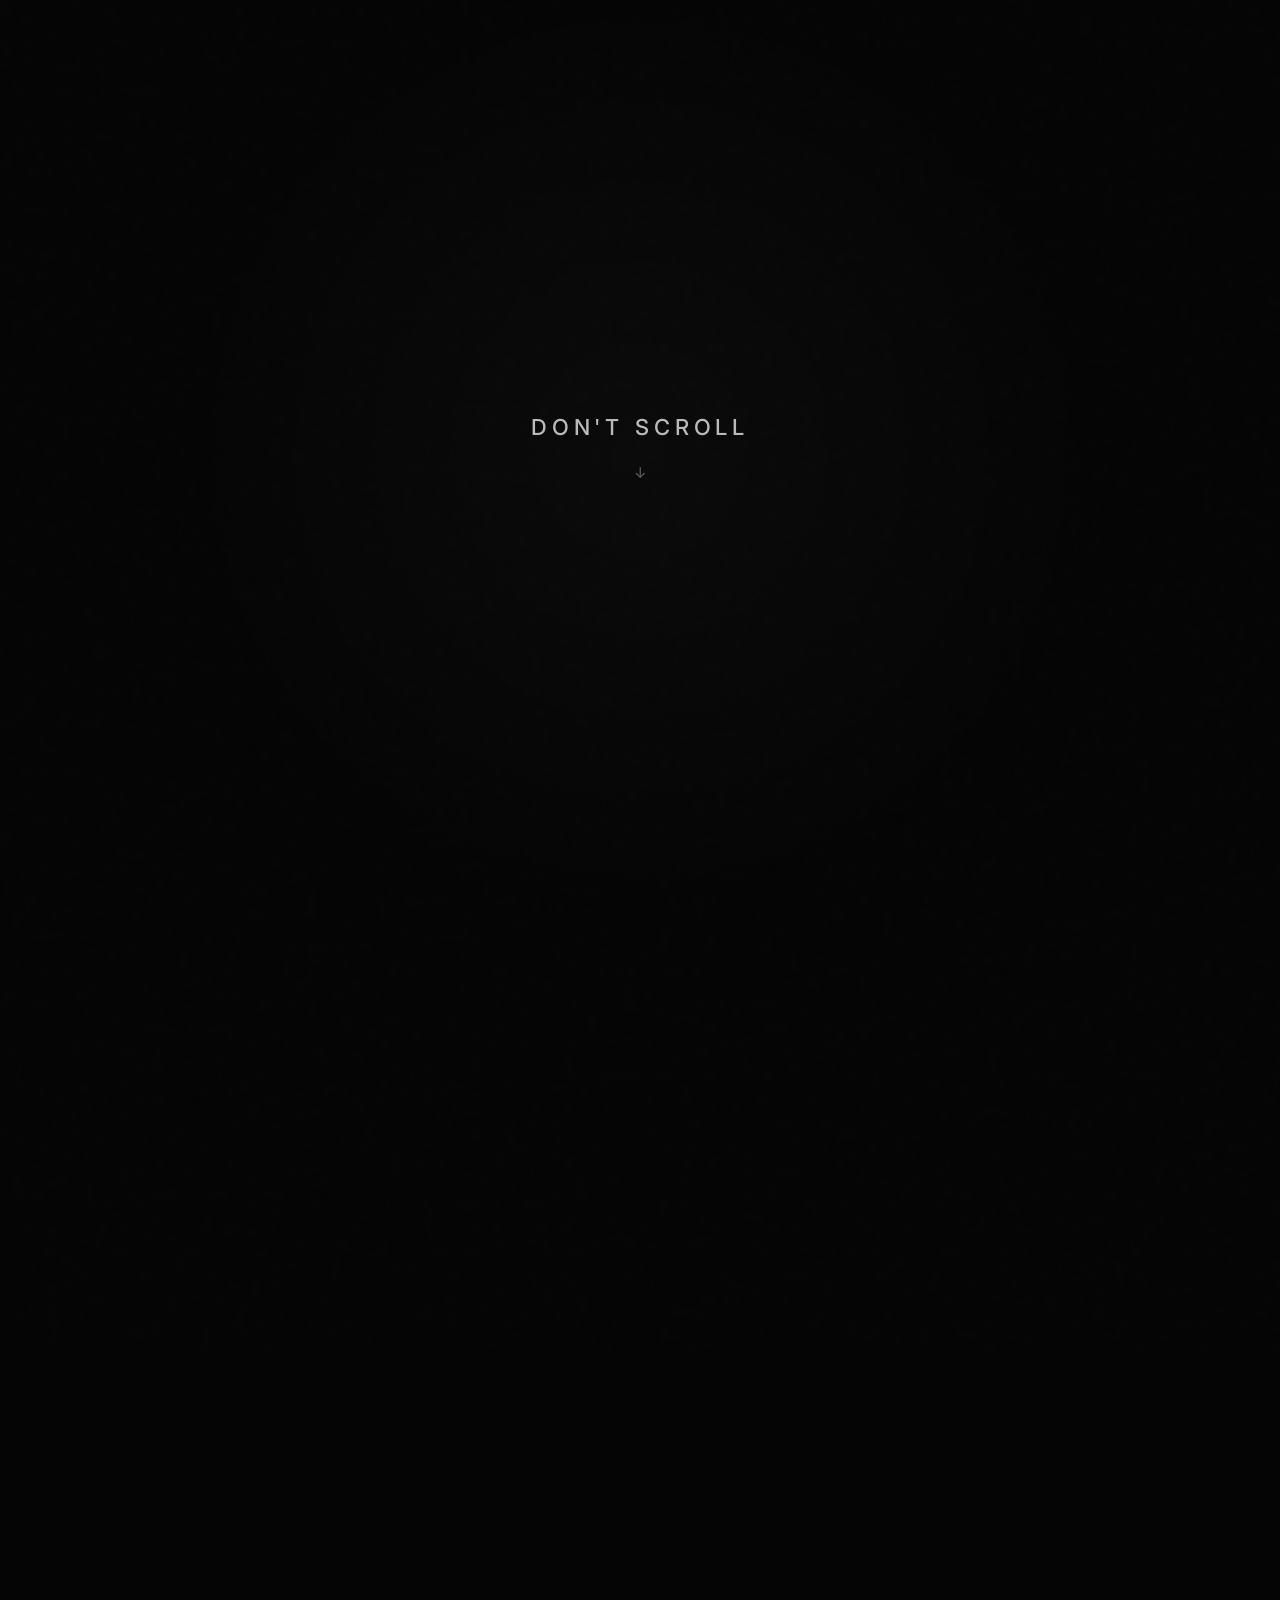
<file: index.html>
<!DOCTYPE html>
<html lang="en">

<head>

    <meta charset="UTF-8">

    <meta
        name="viewport"
        content="width=device-width, initial-scale=1.0, maximum-scale=1.0, user-scalable=no"
    >

    <meta
        name="description"
        content="AXXOR — welcome to the hub."
    >

    <meta
        name="theme-color"
        content="#050505"
    >

    <title>AXXOR — Welcome to the Hub</title>


    <!-- ================================
         FONTS
    ================================= -->

    <link rel="preconnect" href="https://fonts.googleapis.com">

    <link
        rel="preconnect"
        href="https://fonts.gstatic.com"
        crossorigin
    >

    <link
        href="https://fonts.googleapis.com/css2?family=Inter:wght@400;500;600;700&display=swap"
        rel="stylesheet"
    >


    <!-- ================================
         STYLES
    ================================= -->

    <link rel="stylesheet" href="css/style.css">

    <link rel="stylesheet" href="css/intro.css">

    <link rel="stylesheet" href="css/responsive.css">

</head>


<body>


    <!-- =================================
         CUSTOM CURSOR
    ================================== -->

    <div
        class="cursor"
        id="cursor"
        aria-hidden="true"
    ></div>

    <div
        class="cursor-dot"
        id="cursor-dot"
        aria-hidden="true"
    ></div>


    <!-- =================================
         GLOBAL AMBIENT BACKGROUND
    ================================== -->

    <div
        class="ambient"
        id="ambient"
        aria-hidden="true"
    ></div>

    <div
        class="grain"
        aria-hidden="true"
    ></div>


    <!-- =================================
         INTRO / HERO EXPERIENCE
    ================================== -->

    <main id="intro">


        <!-- =========================
             OPENING MESSAGE
        ========================== -->

        <section
            class="intro-screen"
            id="intro-screen"
            aria-label="AXXOR introduction"
        >


            <div
                class="opening-message"
                id="opening-message"
            >

                <span class="opening-label">
                    DON'T SCROLL
                </span>

                <span
                    class="scroll-indicator"
                    aria-hidden="true"
                >
                    ↓
                </span>

            </div>


            <!-- =========================
                 PFP STAGE
            ========================== -->

            <div
                class="pfp-stage"
                id="pfp-stage"
                aria-hidden="true"
            >

                <div
                    class="pfp-glow"
                    id="pfp-glow"
                ></div>

                <div
                    class="pfp-aura"
                    id="pfp-aura"
                ></div>


                <div
                    class="pfp-wrapper"
                    id="pfp-wrapper"
                >

                    <img
                        src="assets/pfp/axxor-pfp.png"
                        alt="AXXOR"
                        class="axxor-pfp"
                        id="axxor-pfp"
                    >

                </div>

            </div>


            <!-- =========================
                 ATMOSPHERE
            ========================== -->

            <div
                class="atmosphere"
                id="atmosphere"
                aria-hidden="true"
            >

                <div class="orb orb-one"></div>

                <div class="orb orb-two"></div>

                <div class="orb orb-three"></div>


                <div class="particle-field">

                    <span></span>
                    <span></span>
                    <span></span>
                    <span></span>
                    <span></span>
                    <span></span>
                    <span></span>
                    <span></span>
                    <span></span>
                    <span></span>
                    <span></span>
                    <span></span>

                </div>

            </div>


            <!-- =========================
                 AXXOR TITLE
            ========================== -->

            <div
                class="identity"
                id="identity"
                aria-hidden="true"
            >

                <p class="identity-pretitle">
                    welcome to the hub of
                </p>

                <h1 class="identity-title">
                    AXXOR
                </h1>

            </div>


            <!-- =========================
                 INTRO PROGRESS
            ========================== -->

            <div
                class="intro-progress"
                id="intro-progress"
                aria-hidden="true"
            >

                <span class="progress-line"></span>

            </div>

        </section>

    </main>


    <!-- =================================
         MAIN SITE
    ================================== -->

    <div
        class="site"
        id="site"
        aria-hidden="true"
    >


        <!-- =================================
             NAVIGATION
        ================================== -->

        <header
            class="site-header"
            id="site-header"
        >

            <a
                href="index.html"
                class="brand"
                data-transition
                aria-label="AXXOR home"
            >

                <span class="brand-mark">
                    A
                </span>

                <span class="brand-name">
                    AXXOR
                </span>

            </a>


            <nav
                class="navigation"
                id="navigation"
                aria-label="Main navigation"
            >

                <a
                    href="pages/about.html"
                    class="nav-link"
                    data-page="about"
                    data-transition
                >
                    <span class="nav-number">
                        01
                    </span>

                    <span>
                        ABOUT
                    </span>
                </a>


                <a
                    href="pages/now.html"
                    class="nav-link"
                    data-page="now"
                    data-transition
                >
                    <span class="nav-number">
                        02
                    </span>

                    <span>
                        NOW
                    </span>
                </a>


                <a
                    href="pages/signals.html"
                    class="nav-link"
                    data-page="signals"
                    data-transition
                >
                    <span class="nav-number">
                        03
                    </span>

                    <span>
                        SIGNALS
                    </span>
                </a>


                <a
                    href="pages/lab.html"
                    class="nav-link"
                    data-page="lab"
                    data-transition
                >
                    <span class="nav-number">
                        04
                    </span>

                    <span>
                        LAB
                    </span>
                </a>

            </nav>


            <a
                href="https://x.com/"
                class="x-link"
                target="_blank"
                rel="noopener noreferrer"
            >
                X

                <span>
                    ↗
                </span>
            </a>

        </header>


        <!-- =================================
             MOBILE NAVIGATION
        ================================== -->

        <button
            class="mobile-menu-button"
            id="mobile-menu-button"
            type="button"
            aria-label="Open navigation"
            aria-expanded="false"
        >

            <span></span>

            <span></span>

        </button>


        <div
            class="mobile-menu"
            id="mobile-menu"
            aria-hidden="true"
        >

            <div class="mobile-menu-inner">

                <p class="mobile-menu-label">
                    NAVIGATION
                </p>


                <a
                    href="pages/about.html"
                    data-transition
                >
                    <span>
                        01
                    </span>

                    ABOUT
                </a>


                <a
                    href="pages/now.html"
                    data-transition
                >
                    <span>
                        02
                    </span>

                    NOW
                </a>


                <a
                    href="pages/signals.html"
                    data-transition
                >
                    <span>
                        03
                    </span>

                    SIGNALS
                </a>


                <a
                    href="pages/lab.html"
                    data-transition
                >
                    <span>
                        04
                    </span>

                    LAB
                </a>


                <a
                    href="https://x.com/"
                    target="_blank"
                    rel="noopener noreferrer"
                    class="mobile-x-link"
                >
                    X ↗
                </a>

            </div>

        </div>


        <!-- =================================
             HOME CONTENT
        ================================== -->

        <main class="home-content">


            <!-- =============================
                 HOME INTRO
            ============================== -->

            <section
                class="home-section home-intro"
                id="home"
            >

                <div class="section-index">
                    00 / HOME
                </div>


                <div class="home-intro-content">

                    <p class="eyebrow">
                        DIGITAL IDENTITY
                    </p>

                    <h2>
                        Still
                        <span>
                            building.
                        </span>
                    </h2>

                    <p class="home-description">
                        A personal hub for experiments,
                        ideas, signals and everything
                        happening around AXXOR.
                    </p>

                </div>


                <div class="scroll-hint">

                    <span>
                        EXPLORE
                    </span>

                    <span>
                        ↓
                    </span>

                </div>

            </section>


            <!-- =============================
                 HUB NAVIGATION
            ============================== -->

            <section
                class="home-section hub-section"
                id="hub"
            >

                <div class="section-index">
                    01 / THE HUB
                </div>


                <div class="hub-heading">

                    <p class="eyebrow">
                        ENTER
                    </p>

                    <h2>
                        Explore
                        <span>
                            the hub.
                        </span>
                    </h2>

                </div>


                <div class="hub-grid">


                    <!-- =========================
                         ABOUT
                    ========================== -->

                    <a
                        href="pages/about.html"
                        class="hub-card"
                        data-transition
                    >

                        <div class="hub-card-top">

                            <span>
                                01
                            </span>

                            <span>
                                ↗
                            </span>

                        </div>


                        <!-- NEW ICON -->

                        <div class="card-icon">
                            ◎
                        </div>


                        <div class="hub-card-content">

                            <p>
                                WHO
                            </p>

                            <h3>
                                About
                            </h3>

                            <span class="hub-card-description">
                                The person behind AXXOR.
                            </span>

                        </div>

                    </a>


                    <!-- =========================
                         NOW
                    ========================== -->

                    <a
                        href="pages/now.html"
                        class="hub-card"
                        data-transition
                    >

                        <div class="hub-card-top">

                            <span>
                                02
                            </span>

                            <span>
                                ↗
                            </span>

                        </div>


                        <!-- NEW ICON -->

                        <div class="card-icon">
                            ✦
                        </div>


                        <div class="hub-card-content">

                            <p>
                                CURRENT
                            </p>

                            <h3>
                                Now
                            </h3>

                            <span class="hub-card-description">
                                What I'm exploring right now.
                            </span>

                        </div>

                    </a>


                    <!-- =========================
                         SIGNALS
                    ========================== -->

                    <a
                        href="pages/signals.html"
                        class="hub-card"
                        data-transition
                    >

                        <div class="hub-card-top">

                            <span>
                                03
                            </span>

                            <span>
                                ↗
                            </span>

                        </div>


                        <!-- NEW ICON -->

                        <div class="card-icon">
                            ↗
                        </div>


                        <div class="hub-card-content">

                            <p>
                                THOUGHTS
                            </p>

                            <h3>
                                Signals
                            </h3>

                            <span class="hub-card-description">
                                Recent thoughts from X.
                            </span>

                        </div>

                    </a>


                    <!-- =========================
                         LAB
                    ========================== -->

                    <a
                        href="pages/lab.html"
                        class="hub-card"
                    >

                        <div class="hub-card-top">

                            <span>
                                04
                            </span>

                            <span>
                                ↗
                            </span>

                        </div>


                        <!-- NEW ICON -->

                        <div class="card-icon">
                            ◇
                        </div>


                        <div class="hub-card-content">

                            <p>
                                EXPERIMENTS
                            </p>

                            <h3>
                                Lab
                            </h3>

                            <span class="hub-card-description">
                                Ideas, experiments and WIPs.
                            </span>

                        </div>

                    </a>


                </div>

            </section>


            <!-- =============================
                 FEATURED IDENTITY
            ============================== -->

            <section
                class="home-section identity-section"
            >

                <div class="section-index">
                    02 / IDENTITY
                </div>


                <div class="identity-statement">

                    <p>
                        I'm not here
                        to look finished.
                    </p>

                    <h2>
                        I'm here
                        <span>
                            to build.
                        </span>
                    </h2>

                </div>

            </section>


            <!-- =============================
                 FOOTER
            ============================== -->

            <footer class="site-footer">


                <div class="footer-left">

                    <span class="footer-brand">
                        AXXOR
                    </span>

                    <span class="footer-status">
                        STILL BUILDING.
                    </span>

                </div>


                <div class="footer-right">

                    <a
                        href="https://x.com/"
                        target="_blank"
                        rel="noopener noreferrer"
                    >
                        X ↗
                    </a>


                    <a
                        href="https://github.com/"
                        target="_blank"
                        rel="noopener noreferrer"
                    >
                        GITHUB ↗
                    </a>

                </div>


                <div class="footer-bottom">

                    <span>
                        © 2026 AXXOR
                    </span>

                    <span>
                        BUILT IN PUBLIC
                    </span>

                </div>

            </footer>

        </main>

    </div>


    <!-- =================================
         PAGE TRANSITION
    ================================== -->

    <div
        class="page-transition"
        id="page-transition"
        aria-hidden="true"
    >

        <div class="transition-panel"></div>

        <div class="transition-content">

            <span class="transition-label">
                AXXOR
            </span>

            <span
                class="transition-loader"
                aria-hidden="true"
            ></span>

        </div>

    </div>


    <!-- =================================
         NO JAVASCRIPT FALLBACK
    ================================== -->

    <noscript>

        <div class="noscript-warning">

            <h1>
                AXXOR
            </h1>

            <p>
                This experience requires JavaScript.
            </p>

        </div>

    </noscript>


    <!-- =================================
         JAVASCRIPT
    ================================== -->

    <script src="js/main.js"></script>

    <script src="js/intro.js"></script>

    <script src="js/navigation.js"></script>

    <script src="js/cursor.js"></script>


</body>

</html>
</file>
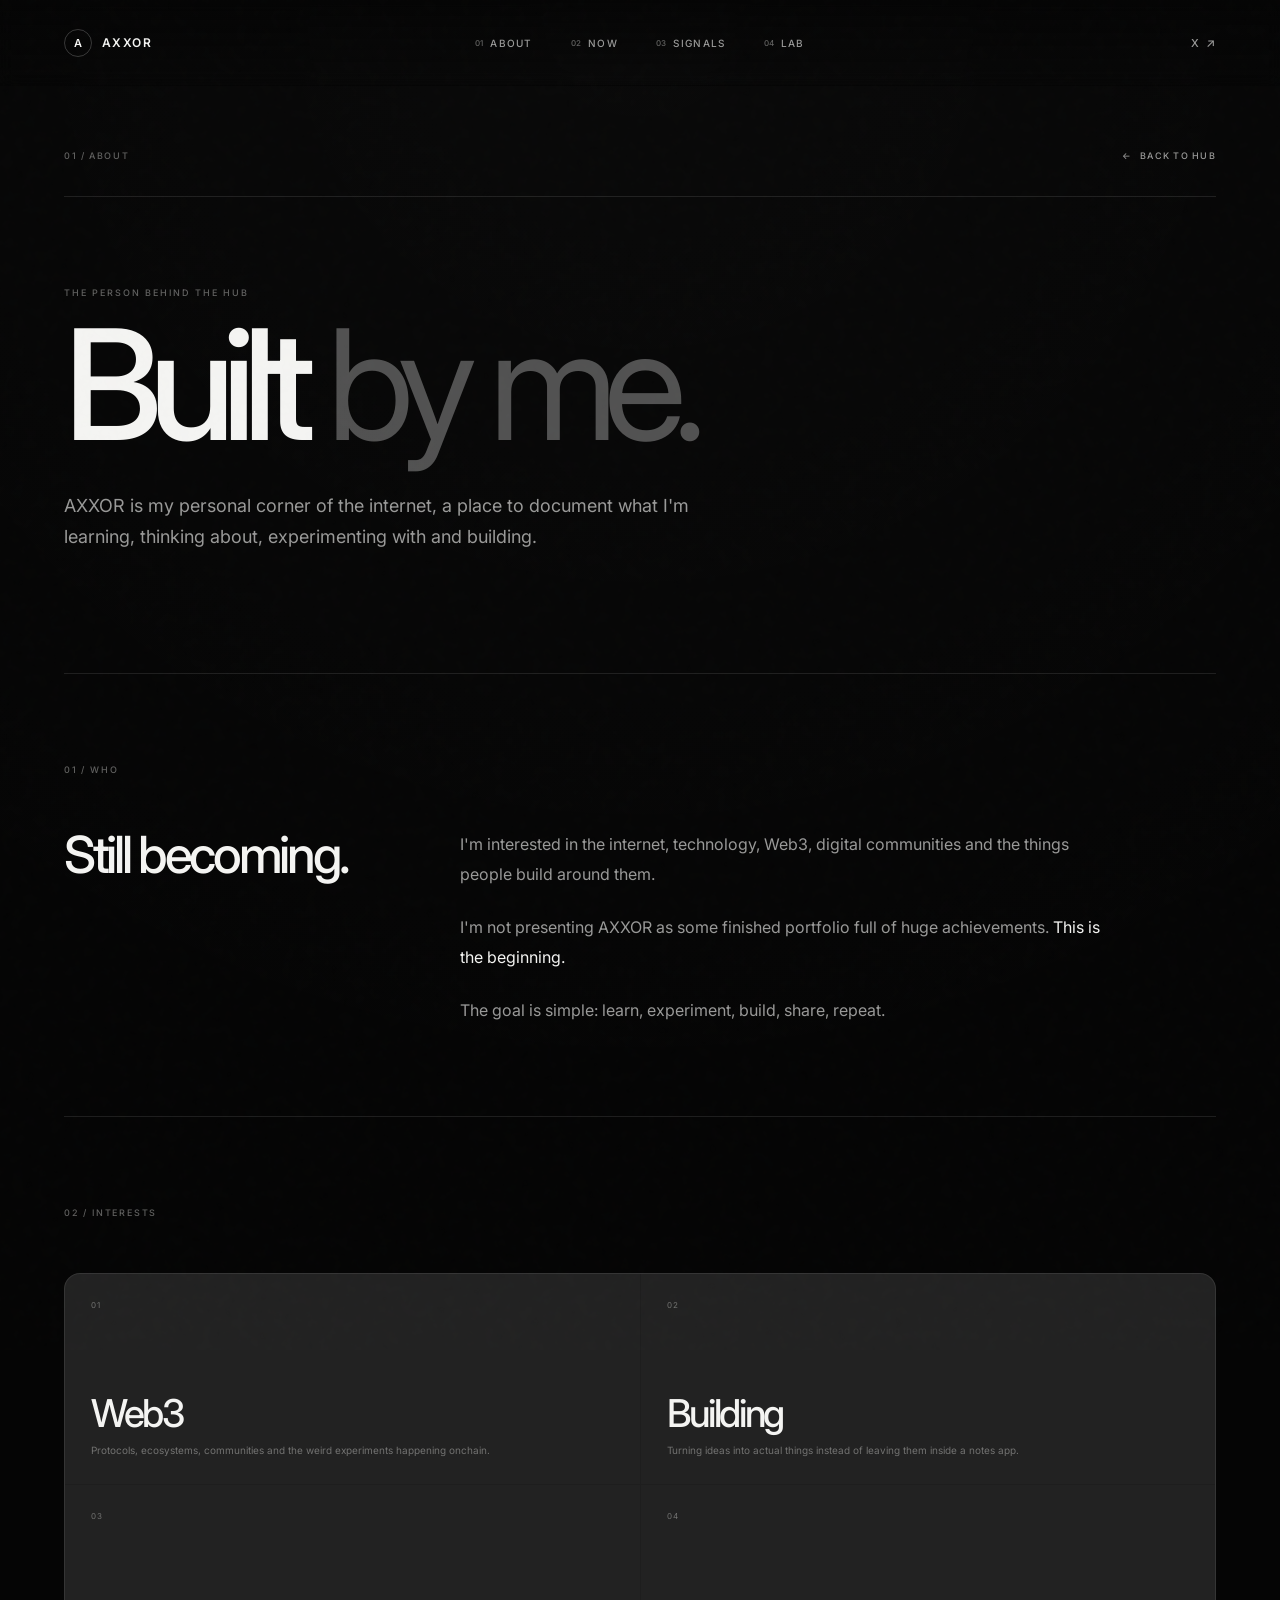
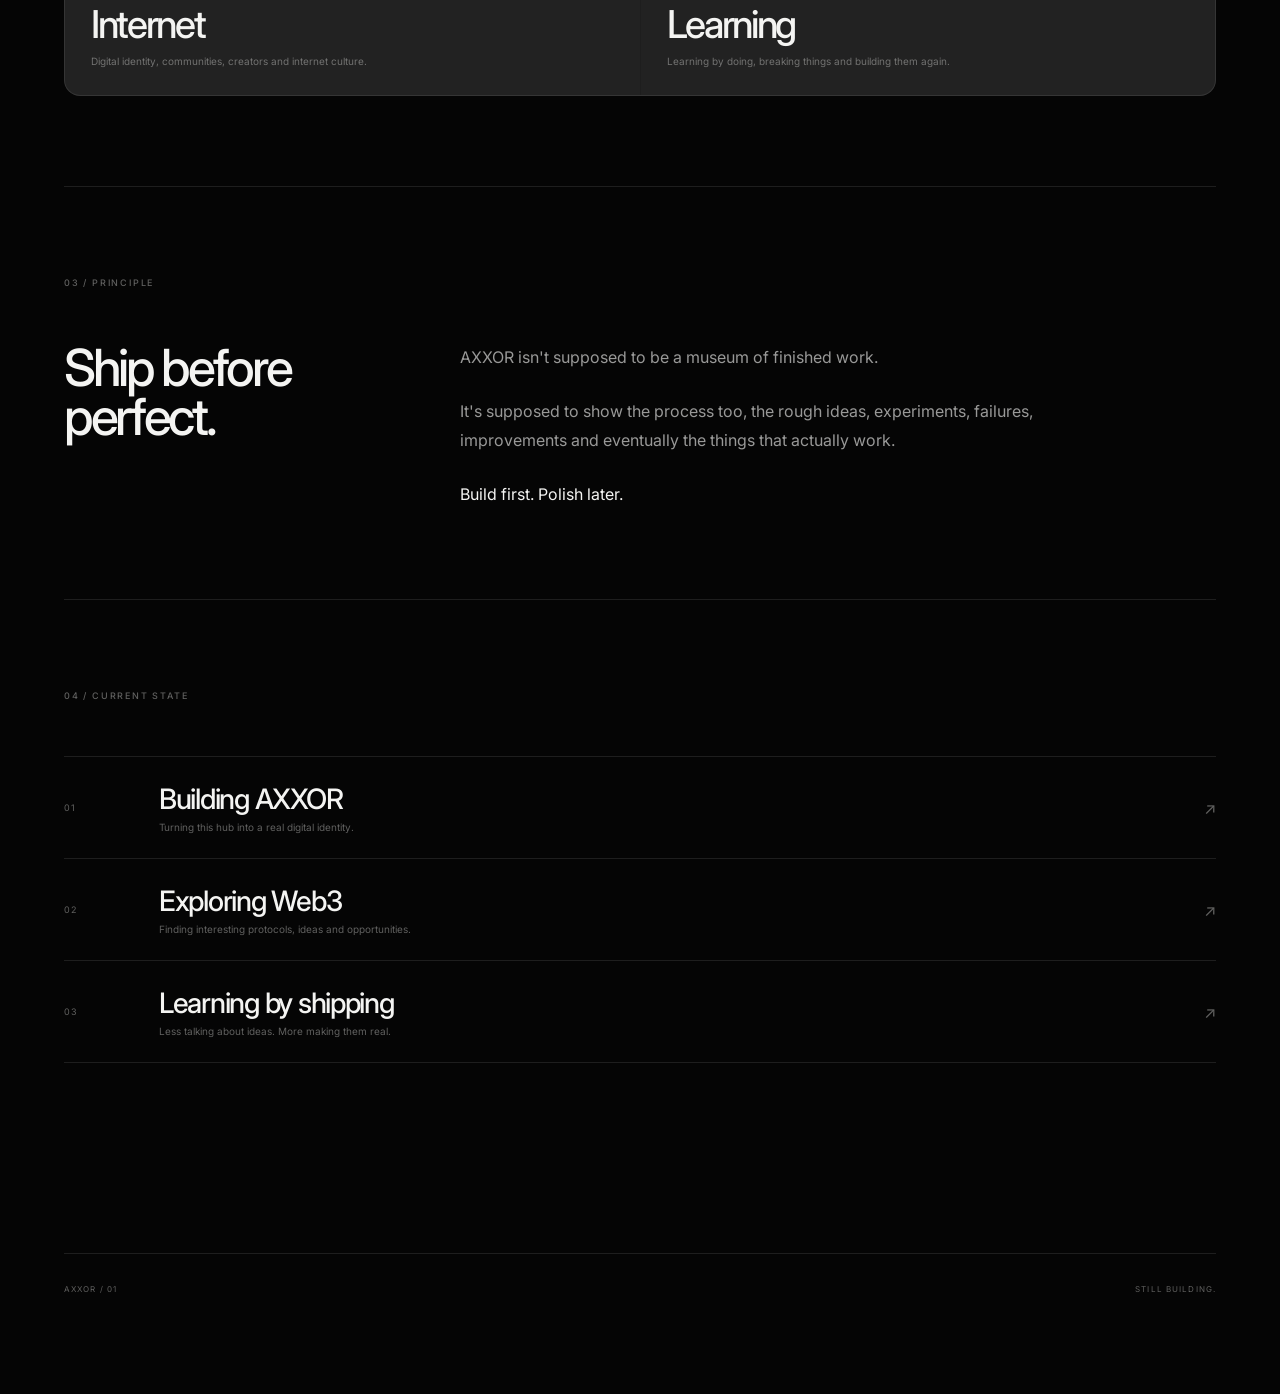
<file: pages/about.html>
<!DOCTYPE html>
<html lang="en">

<head>

    <meta charset="UTF-8">

    <meta
        name="viewport"
        content="width=device-width, initial-scale=1.0"
    >

    <meta
        name="description"
        content="About AXXOR — a personal hub for ideas, experiments and building."
    >

    <meta
        name="theme-color"
        content="#050505"
    >

    <title>About — AXXOR</title>


    <!-- Fonts -->

    <link
        rel="preconnect"
        href="https://fonts.googleapis.com"
    >

    <link
        rel="preconnect"
        href="https://fonts.gstatic.com"
        crossorigin
    >

    <link
        href="https://fonts.googleapis.com/css2?family=Inter:wght@400;500;600;700&display=swap"
        rel="stylesheet"
    >


    <!-- Main styles -->

    <link
        rel="stylesheet"
        href="../css/style.css"
    >

    <link
        rel="stylesheet"
        href="../css/pages.css"
    >

    <link
        rel="stylesheet"
        href="../css/responsive.css"
    >

</head>


<body>


    <!-- =========================================
         AMBIENT LAYERS
    ========================================== -->

    <div
        class="ambient"
        aria-hidden="true"
    ></div>

    <div
        class="grain"
        aria-hidden="true"
    ></div>


    <!-- =========================================
         SITE
    ========================================== -->

    <div
        class="site"
        aria-hidden="false"
    >


        <!-- =====================================
             HEADER
        ====================================== -->

        <header class="site-header">


            <!-- Brand -->

            <a
                href="../index.html"
                class="brand"
                data-transition
                aria-label="AXXOR home"
            >

                <span class="brand-mark">
                    A
                </span>

                <span class="brand-name">
                    AXXOR
                </span>

            </a>


            <!-- Desktop navigation -->

            <nav
                class="navigation"
                aria-label="Main navigation"
            >

                <a
                    href="about.html"
                    class="nav-link"
                >

                    <span class="nav-number">
                        01
                    </span>

                    <span>
                        ABOUT
                    </span>

                </a>


                <a
                    href="now.html"
                    class="nav-link"
                    data-transition
                >

                    <span class="nav-number">
                        02
                    </span>

                    <span>
                        NOW
                    </span>

                </a>


                <a
                    href="signals.html"
                    class="nav-link"
                    data-transition
                >

                    <span class="nav-number">
                        03
                    </span>

                    <span>
                        SIGNALS
                    </span>

                </a>


                <a
                    href="lab.html"
                    class="nav-link"
                    data-transition
                >

                    <span class="nav-number">
                        04
                    </span>

                    <span>
                        LAB
                    </span>

                </a>

            </nav>


            <!-- X -->

            <a
                href="https://x.com/"
                class="x-link"
                target="_blank"
                rel="noopener noreferrer"
            >

                X

                <span>
                    ↗
                </span>

            </a>

        </header>


        <!-- =====================================
             MOBILE MENU BUTTON
        ====================================== -->

        <button
            class="mobile-menu-button"
            id="mobile-menu-button"
            type="button"
            aria-label="Open navigation"
            aria-expanded="false"
        >

            <span></span>
            <span></span>

        </button>


        <!-- =====================================
             MOBILE MENU
        ====================================== -->

        <div
            class="mobile-menu"
            id="mobile-menu"
            aria-hidden="true"
        >

            <div class="mobile-menu-inner">


                <p class="mobile-menu-label">
                    NAVIGATION
                </p>


                <a
                    href="../index.html"
                    data-transition
                >

                    <span>
                        00
                    </span>

                    HOME

                </a>


                <a
                    href="about.html"
                >

                    <span>
                        01
                    </span>

                    ABOUT

                </a>


                <a
                    href="now.html"
                    data-transition
                >

                    <span>
                        02
                    </span>

                    NOW

                </a>


                <a
                    href="signals.html"
                    data-transition
                >

                    <span>
                        03
                    </span>

                    SIGNALS

                </a>


                <a
                    href="lab.html"
                    data-transition
                >

                    <span>
                        04
                    </span>

                    LAB

                </a>


                <a
                    href="https://x.com/"
                    target="_blank"
                    rel="noopener noreferrer"
                    class="mobile-x-link"
                >

                    X ↗

                </a>

            </div>

        </div>


        <!-- =====================================
             PAGE
        ====================================== -->

        <main class="page">


            <!-- =================================
                 PAGE HEADER
            ================================== -->

            <header class="page-header">


                <span class="page-number">
                    01 / ABOUT
                </span>


                <a
                    href="../index.html"
                    class="page-back"
                    data-transition
                >

                    <span>
                        ←
                    </span>

                    BACK TO HUB

                </a>

            </header>


            <!-- =================================
                 HERO
            ================================== -->

            <section class="page-hero">


                <p class="page-eyebrow">
                    THE PERSON BEHIND THE HUB
                </p>


                <h1 class="page-title">

                    Built
                    <span>
                        by me.
                    </span>

                </h1>


                <p class="page-lead">

                    AXXOR is my personal corner of the
                    internet — a place to document what
                    I'm learning, thinking about,
                    experimenting with and building.

                </p>

            </section>


            <!-- =================================
                 WHO
            ================================== -->

            <section class="page-section">


                <p class="page-section-label">
                    01 / WHO
                </p>


                <div class="page-columns">


                    <h2 class="content-title">
                        Still
                        becoming.
                    </h2>


                    <div class="content-text">

                        <p>

                            I'm interested in the internet,
                            technology, Web3, digital
                            communities and the things
                            people build around them.

                        </p>


                        <p>

                            I'm not presenting AXXOR as
                            some finished portfolio full
                            of huge achievements.

                            <span class="highlight">
                                This is the beginning.
                            </span>

                        </p>


                        <p>

                            The goal is simple:

                            learn,
                            experiment,
                            build,
                            share,
                            repeat.

                        </p>

                    </div>

                </div>

            </section>


            <!-- =================================
                 INTERESTS
            ================================== -->

            <section class="page-section">


                <p class="page-section-label">
                    02 / INTERESTS
                </p>


                <div class="info-grid">


                    <article class="info-card">

                        <span class="info-card-number">
                            01
                        </span>

                        <div>

                            <h3>
                                Web3
                            </h3>

                            <p>
                                Protocols, ecosystems,
                                communities and the
                                weird experiments happening
                                onchain.
                            </p>

                        </div>

                    </article>


                    <article class="info-card">

                        <span class="info-card-number">
                            02
                        </span>

                        <div>

                            <h3>
                                Building
                            </h3>

                            <p>
                                Turning ideas into actual
                                things instead of leaving
                                them inside a notes app.
                            </p>

                        </div>

                    </article>


                    <article class="info-card">

                        <span class="info-card-number">
                            03
                        </span>

                        <div>

                            <h3>
                                Internet
                            </h3>

                            <p>
                                Digital identity,
                                communities, creators
                                and internet culture.
                            </p>

                        </div>

                    </article>


                    <article class="info-card">

                        <span class="info-card-number">
                            04
                        </span>

                        <div>

                            <h3>
                                Learning
                            </h3>

                            <p>
                                Learning by doing,
                                breaking things and
                                building them again.
                            </p>

                        </div>

                    </article>

                </div>

            </section>


            <!-- =================================
                 PRINCIPLE
            ================================== -->

            <section class="page-section">


                <p class="page-section-label">
                    03 / PRINCIPLE
                </p>


                <div class="page-columns">


                    <h2 class="content-title">
                        Ship
                        before
                        perfect.
                    </h2>


                    <div class="content-text">

                        <p>

                            AXXOR isn't supposed to be
                            a museum of finished work.

                        </p>


                        <p>

                            It's supposed to show the
                            process too — the rough ideas,
                            experiments, failures,
                            improvements and eventually
                            the things that actually work.

                        </p>


                        <p>

                            <span class="highlight">
                                Build first.
                                Polish later.
                            </span>

                        </p>

                    </div>

                </div>

            </section>


            <!-- =================================
                 CURRENT STATE
            ================================== -->

            <section class="page-section">


                <p class="page-section-label">
                    04 / CURRENT STATE
                </p>


                <div class="page-list">


                    <div class="page-list-item">

                        <span class="page-list-number">
                            01
                        </span>


                        <div>

                            <h3 class="page-list-title">
                                Building AXXOR
                            </h3>

                            <p class="page-list-description">
                                Turning this hub into
                                a real digital identity.
                            </p>

                        </div>


                        <span class="page-list-arrow">
                            ↗
                        </span>

                    </div>


                    <div class="page-list-item">

                        <span class="page-list-number">
                            02
                        </span>


                        <div>

                            <h3 class="page-list-title">
                                Exploring Web3
                            </h3>

                            <p class="page-list-description">
                                Finding interesting
                                protocols, ideas and
                                opportunities.
                            </p>

                        </div>


                        <span class="page-list-arrow">
                            ↗
                        </span>

                    </div>


                    <div class="page-list-item">

                        <span class="page-list-number">
                            03
                        </span>


                        <div>

                            <h3 class="page-list-title">
                                Learning by shipping
                            </h3>

                            <p class="page-list-description">
                                Less talking about ideas.
                                More making them real.
                            </p>

                        </div>


                        <span class="page-list-arrow">
                            ↗
                        </span>

                    </div>

                </div>

            </section>


            <!-- =================================
                 FOOTER
            ================================== -->

            <footer class="page-footer">

                <span>
                    AXXOR / 01
                </span>


                <span>
                    STILL BUILDING.
                </span>

            </footer>


        </main>


    </div>


    <!-- =====================================
         PAGE TRANSITION
    ====================================== -->

    <div
        class="page-transition"
        id="page-transition"
        aria-hidden="true"
    >

        <div class="transition-panel"></div>


        <div class="transition-content">

            <span class="transition-label">
                AXXOR
            </span>


            <span class="transition-loader"></span>

        </div>

    </div>


    <!-- =====================================
         JAVASCRIPT
    ====================================== -->

    <script src="../js/main.js"></script>
    <script src="../js/navigation.js"></script>
    <script src="../js/cursor.js"></script>

</body>

</html>
</file>
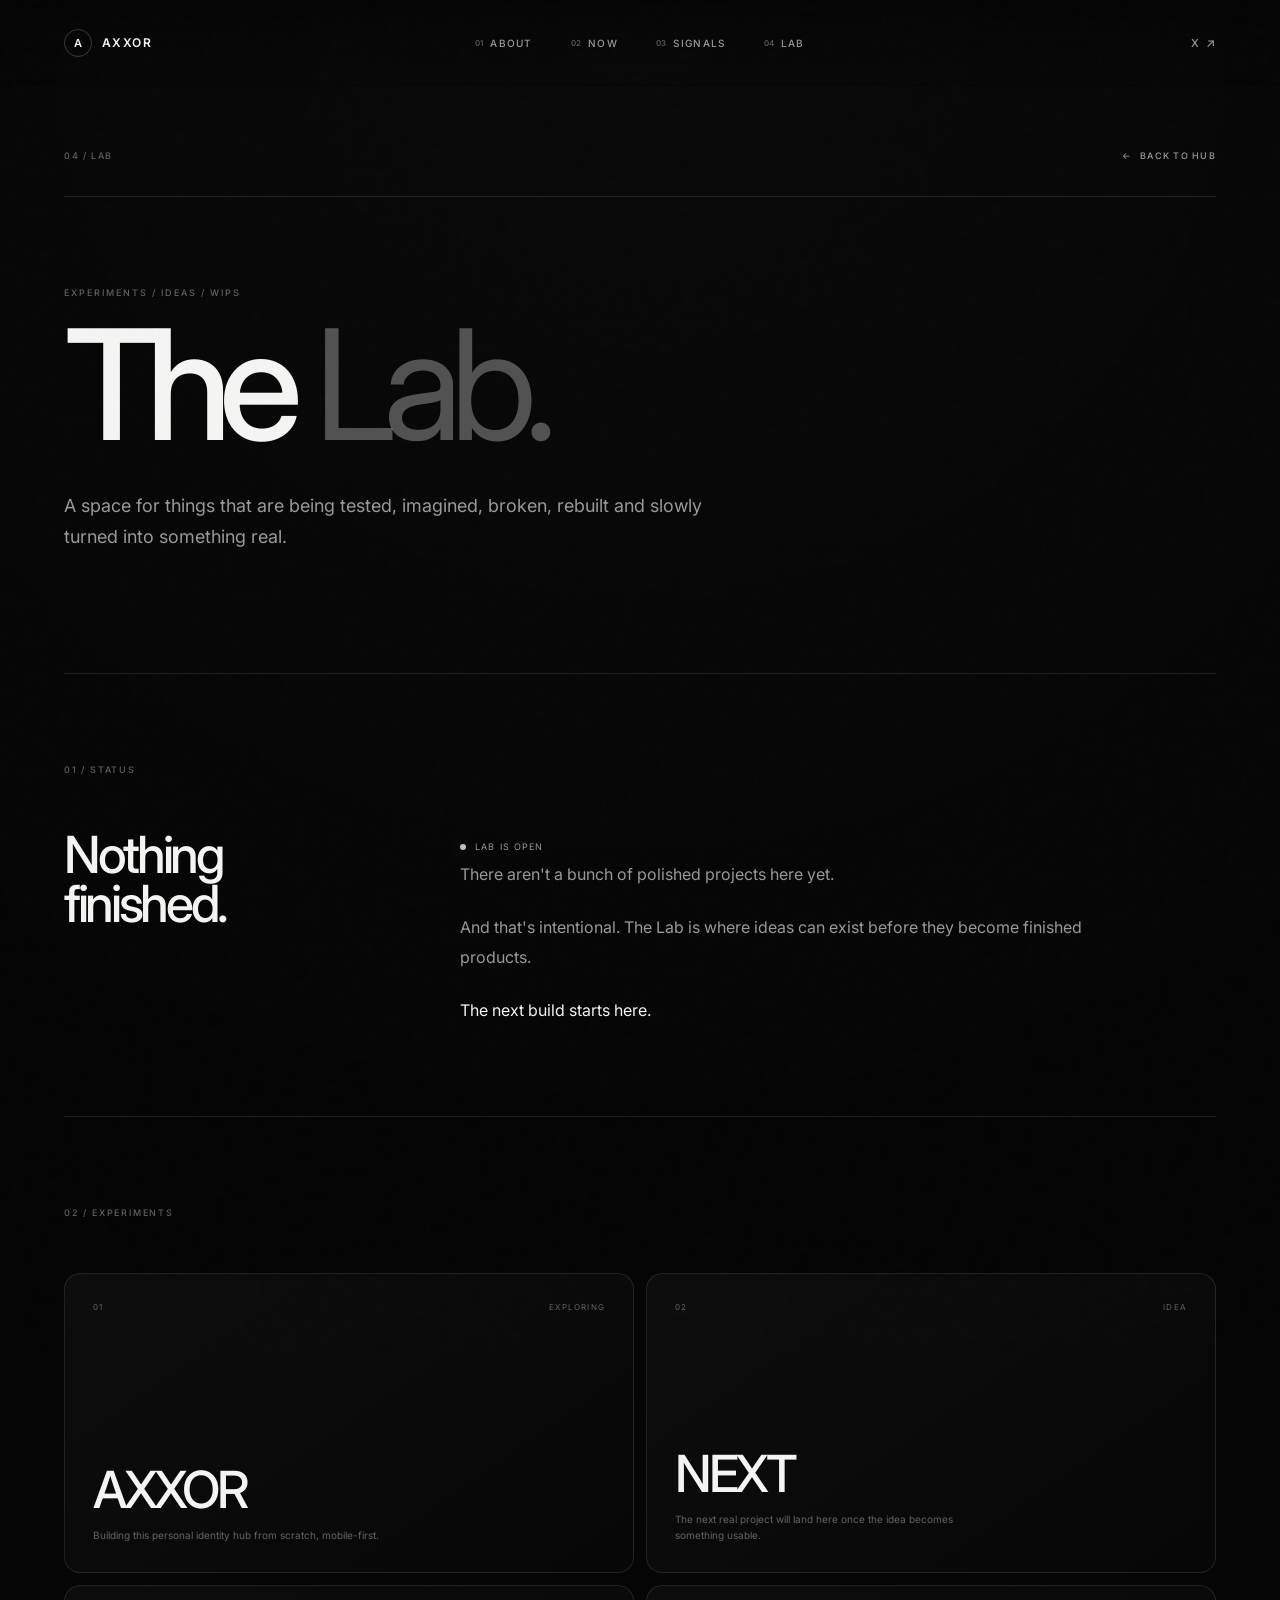
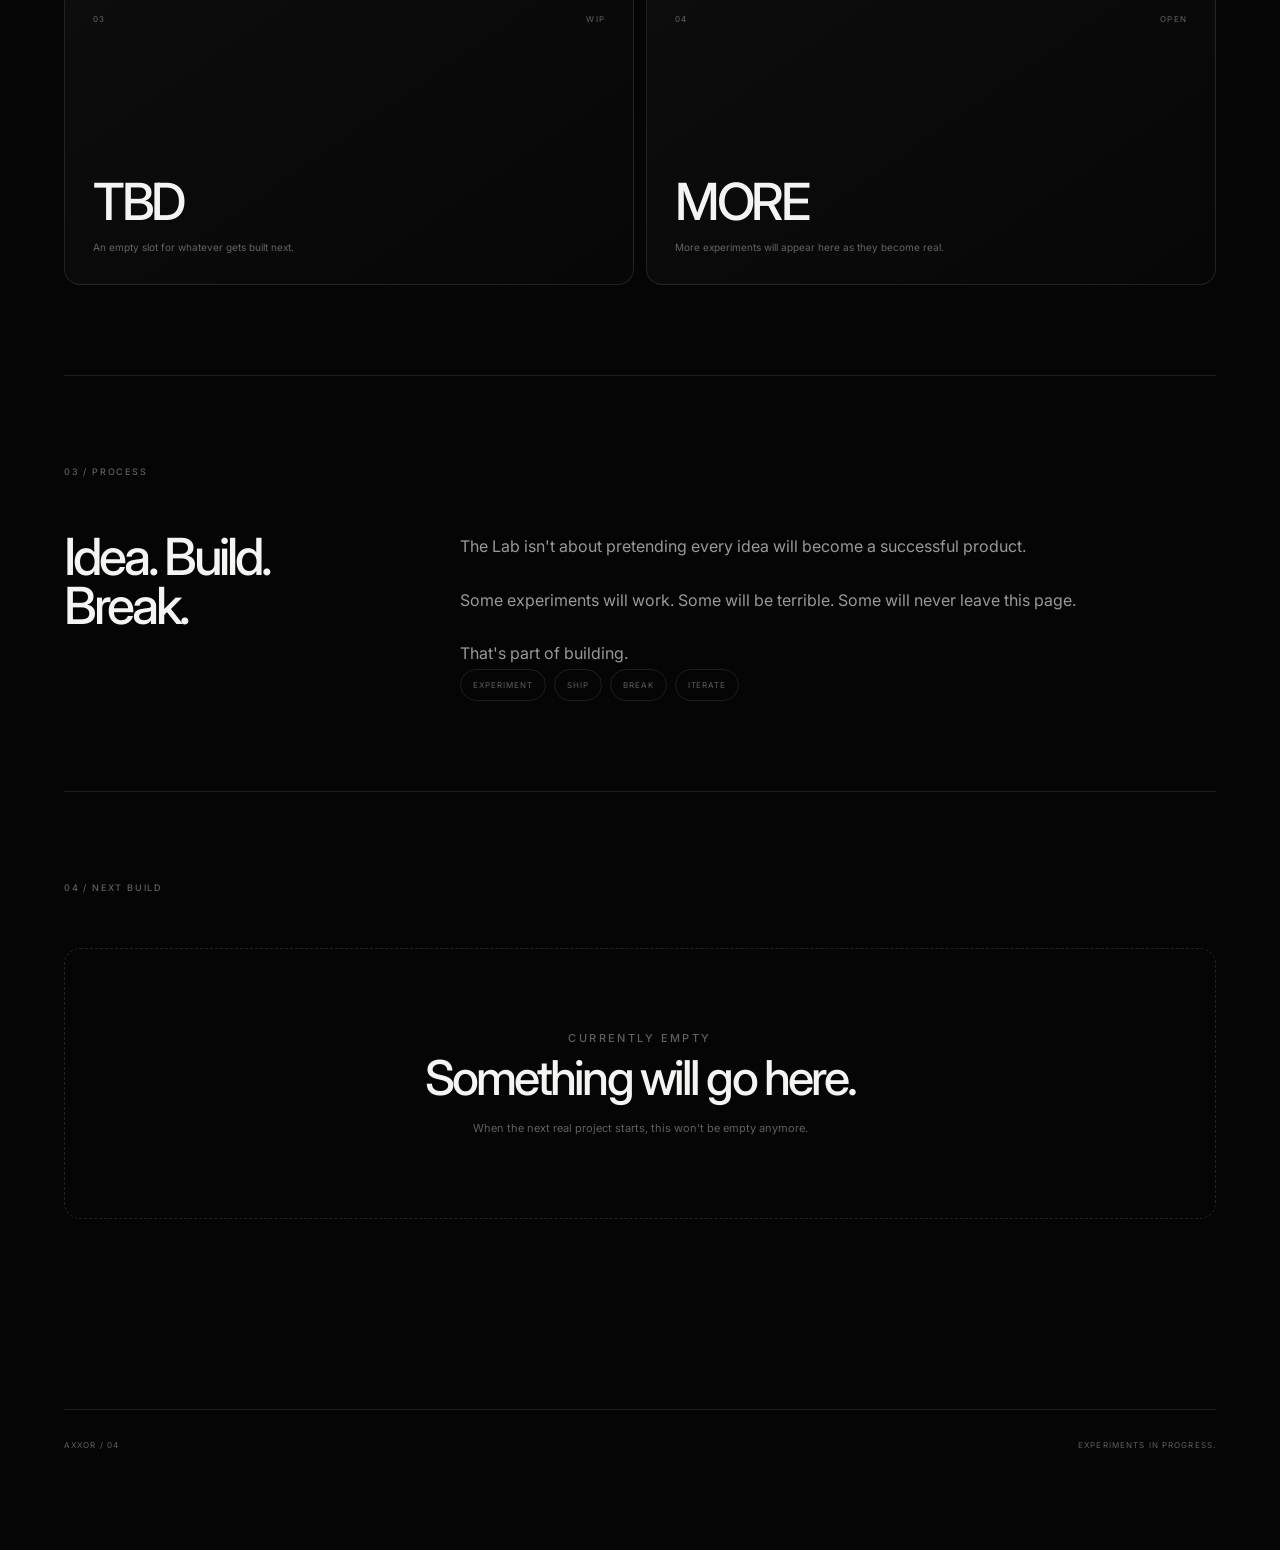
<file: pages/lab.html>
<!DOCTYPE html>
<html lang="en">

<head>

    <meta charset="UTF-8">

    <meta
        name="viewport"
        content="width=device-width, initial-scale=1.0"
    >

    <meta
        name="description"
        content="The AXXOR Lab — experiments, ideas and things being built."
    >

    <meta
        name="theme-color"
        content="#050505"
    >

    <title>Lab — AXXOR</title>


    <!-- =========================================
         FONTS
    ========================================== -->

    <link
        rel="preconnect"
        href="https://fonts.googleapis.com"
    >

    <link
        rel="preconnect"
        href="https://fonts.googleapis.com"
        crossorigin
    >

    <link
        href="https://fonts.googleapis.com/css2?family=Inter:wght@400;500;600;700&display=swap"
        rel="stylesheet"
    >


    <!-- =========================================
         STYLES
    ========================================== -->

    <link
        rel="stylesheet"
        href="../css/style.css"
    >

    <link
        rel="stylesheet"
        href="../css/pages.css"
    >

    <link
        rel="stylesheet"
        href="../css/responsive.css"
    >

</head>


<body>


    <!-- =========================================
         AMBIENT
    ========================================== -->

    <div
        class="ambient"
        aria-hidden="true"
    ></div>

    <div
        class="grain"
        aria-hidden="true"
    ></div>


    <!-- =========================================
         SITE
    ========================================== -->

    <div
        class="site"
        aria-hidden="false"
    >


        <!-- =====================================
             HEADER
        ====================================== -->

        <header class="site-header">


            <!-- BRAND -->

            <a
                href="../index.html"
                class="brand"
                data-transition
                aria-label="AXXOR home"
            >

                <span class="brand-mark">
                    A
                </span>

                <span class="brand-name">
                    AXXOR
                </span>

            </a>


            <!-- DESKTOP NAV -->

            <nav
                class="navigation"
                aria-label="Main navigation"
            >

                <a
                    href="about.html"
                    class="nav-link"
                    data-transition
                >

                    <span class="nav-number">
                        01
                    </span>

                    <span>
                        ABOUT
                    </span>

                </a>


                <a
                    href="now.html"
                    class="nav-link"
                    data-transition
                >

                    <span class="nav-number">
                        02
                    </span>

                    <span>
                        NOW
                    </span>

                </a>


                <a
                    href="signals.html"
                    class="nav-link"
                    data-transition
                >

                    <span class="nav-number">
                        03
                    </span>

                    <span>
                        SIGNALS
                    </span>

                </a>


                <a
                    href="lab.html"
                    class="nav-link"
                >

                    <span class="nav-number">
                        04
                    </span>

                    <span>
                        LAB
                    </span>

                </a>

            </nav>


            <!-- X -->

            <a
                href="https://x.com/AxxorX"
                class="x-link"
                target="_blank"
                rel="noopener noreferrer"
            >

                X

                <span>
                    ↗
                </span>

            </a>

        </header>


        <!-- =====================================
             MOBILE MENU BUTTON
        ====================================== -->

        <button
            class="mobile-menu-button"
            id="mobile-menu-button"
            type="button"
            aria-label="Open navigation"
            aria-expanded="false"
        >

            <span></span>
            <span></span>

        </button>


        <!-- =====================================
             MOBILE MENU
        ====================================== -->

        <div
            class="mobile-menu"
            id="mobile-menu"
            aria-hidden="true"
        >

            <div class="mobile-menu-inner">


                <p class="mobile-menu-label">
                    NAVIGATION
                </p>


                <a
                    href="../index.html"
                    data-transition
                >

                    <span>
                        00
                    </span>

                    HOME

                </a>


                <a
                    href="about.html"
                    data-transition
                >

                    <span>
                        01
                    </span>

                    ABOUT

                </a>


                <a
                    href="now.html"
                    data-transition
                >

                    <span>
                        02
                    </span>

                    NOW

                </a>


                <a
                    href="signals.html"
                    data-transition
                >

                    <span>
                        03
                    </span>

                    SIGNALS

                </a>


                <a
                    href="lab.html"
                >

                    <span>
                        04
                    </span>

                    LAB

                </a>


                <a
                    href="https://x.com/AxxorX"
                    target="_blank"
                    rel="noopener noreferrer"
                    class="mobile-x-link"
                >

                    X ↗

                </a>

            </div>

        </div>


        <!-- =====================================
             MAIN PAGE
        ====================================== -->

        <main class="page">


            <!-- =================================
                 PAGE HEADER
            ================================== -->

            <header class="page-header">


                <span class="page-number">
                    04 / LAB
                </span>


                <a
                    href="../index.html"
                    class="page-back"
                    data-transition
                >

                    <span>
                        ←
                    </span>

                    BACK TO HUB

                </a>

            </header>


            <!-- =================================
                 HERO
            ================================== -->

            <section class="page-hero">


                <p class="page-eyebrow">
                    EXPERIMENTS / IDEAS / WIPS
                </p>


                <h1 class="page-title">

                    The
                    <span>
                        Lab.
                    </span>

                </h1>


                <p class="page-lead">

                    A space for things that are being
                    tested, imagined, broken, rebuilt
                    and slowly turned into something real.

                </p>

            </section>


            <!-- =================================
                 CURRENT LAB STATUS
            ================================== -->

            <section class="page-section">


                <p class="page-section-label">
                    01 / STATUS
                </p>


                <div class="page-columns">


                    <h2 class="content-title">
                        Nothing
                        finished.
                    </h2>


                    <div class="content-text">


                        <div class="status">

                            <span class="status-dot"></span>

                            <span>
                                LAB IS OPEN
                            </span>

                        </div>


                        <p>

                            There aren't a bunch of
                            polished projects here yet.

                        </p>


                        <p>

                            And that's intentional.

                            The Lab is where ideas can
                            exist before they become
                            finished products.

                        </p>


                        <p>

                            <span class="highlight">
                                The next build starts here.
                            </span>

                        </p>

                    </div>

                </div>

            </section>


            <!-- =================================
                 EXPERIMENTS
            ================================== -->

            <section class="page-section">


                <p class="page-section-label">
                    02 / EXPERIMENTS
                </p>


                <div class="lab-grid">


                    <!-- EXPERIMENT 01 -->

                    <article class="lab-card">


                        <div class="lab-card-top">

                            <span>
                                01
                            </span>

                            <span>
                                EXPLORING
                            </span>

                        </div>


                        <div>

                            <h3>
                                AXXOR
                            </h3>


                            <p>

                                Building this personal
                                identity hub from scratch,
                                mobile-first.

                            </p>

                        </div>

                    </article>


                    <!-- EXPERIMENT 02 -->

                    <article class="lab-card">


                        <div class="lab-card-top">

                            <span>
                                02
                            </span>

                            <span>
                                IDEA
                            </span>

                        </div>


                        <div>

                            <h3>
                                NEXT
                            </h3>


                            <p>

                                The next real project will
                                land here once the idea
                                becomes something usable.

                            </p>

                        </div>

                    </article>


                    <!-- EXPERIMENT 03 -->

                    <article class="lab-card">


                        <div class="lab-card-top">

                            <span>
                                03
                            </span>

                            <span>
                                WIP
                            </span>

                        </div>


                        <div>

                            <h3>
                                TBD
                            </h3>


                            <p>

                                An empty slot for whatever
                                gets built next.

                            </p>

                        </div>

                    </article>


                    <!-- EXPERIMENT 04 -->

                    <article class="lab-card">


                        <div class="lab-card-top">

                            <span>
                                04
                            </span>

                            <span>
                                OPEN
                            </span>

                        </div>


                        <div>

                            <h3>
                                MORE
                            </h3>


                            <p>

                                More experiments will appear
                                here as they become real.

                            </p>

                        </div>

                    </article>

                </div>

            </section>


            <!-- =================================
                 BUILDING PHILOSOPHY
            ================================== -->

            <section class="page-section">


                <p class="page-section-label">
                    03 / PROCESS
                </p>


                <div class="page-columns">


                    <h2 class="content-title">
                        Idea.
                        Build.
                        Break.
                    </h2>


                    <div class="content-text">


                        <p>

                            The Lab isn't about pretending
                            every idea will become a
                            successful product.

                        </p>


                        <p>

                            Some experiments will work.
                            Some will be terrible.
                            Some will never leave this page.

                        </p>


                        <p>

                            That's part of building.

                        </p>


                        <div class="tags">

                            <span class="tag">
                                EXPERIMENT
                            </span>

                            <span class="tag">
                                SHIP
                            </span>

                            <span class="tag">
                                BREAK
                            </span>

                            <span class="tag">
                                ITERATE
                            </span>

                        </div>

                    </div>

                </div>

            </section>


            <!-- =================================
                 NEXT BUILD
            ================================== -->

            <section class="page-section">


                <p class="page-section-label">
                    04 / NEXT BUILD
                </p>


                <div class="empty-state">


                    <p class="page-eyebrow">
                        CURRENTLY EMPTY
                    </p>


                    <h3>
                        Something will go here.
                    </h3>


                    <p>

                        When the next real project starts,
                        this won't be empty anymore.

                    </p>

                </div>

            </section>


            <!-- =================================
                 FOOTER
            ================================== -->

            <footer class="page-footer">


                <span>
                    AXXOR / 04
                </span>


                <span>
                    EXPERIMENTS IN PROGRESS.
                </span>

            </footer>


        </main>

    </div>


    <!-- =====================================
         PAGE TRANSITION
    ====================================== -->

    <div
        class="page-transition"
        id="page-transition"
        aria-hidden="true"
    >

        <div class="transition-panel"></div>


        <div class="transition-content">

            <span class="transition-label">
                AXXOR
            </span>


            <span class="transition-loader"></span>

        </div>

    </div>


    <!-- =====================================
         JAVASCRIPT
    ====================================== -->

    <script src="../js/main.js"></script>
    <script src="../js/navigation.js"></script>
    <script src="../js/cursor.js"></script>

</body>

</html>
</file>
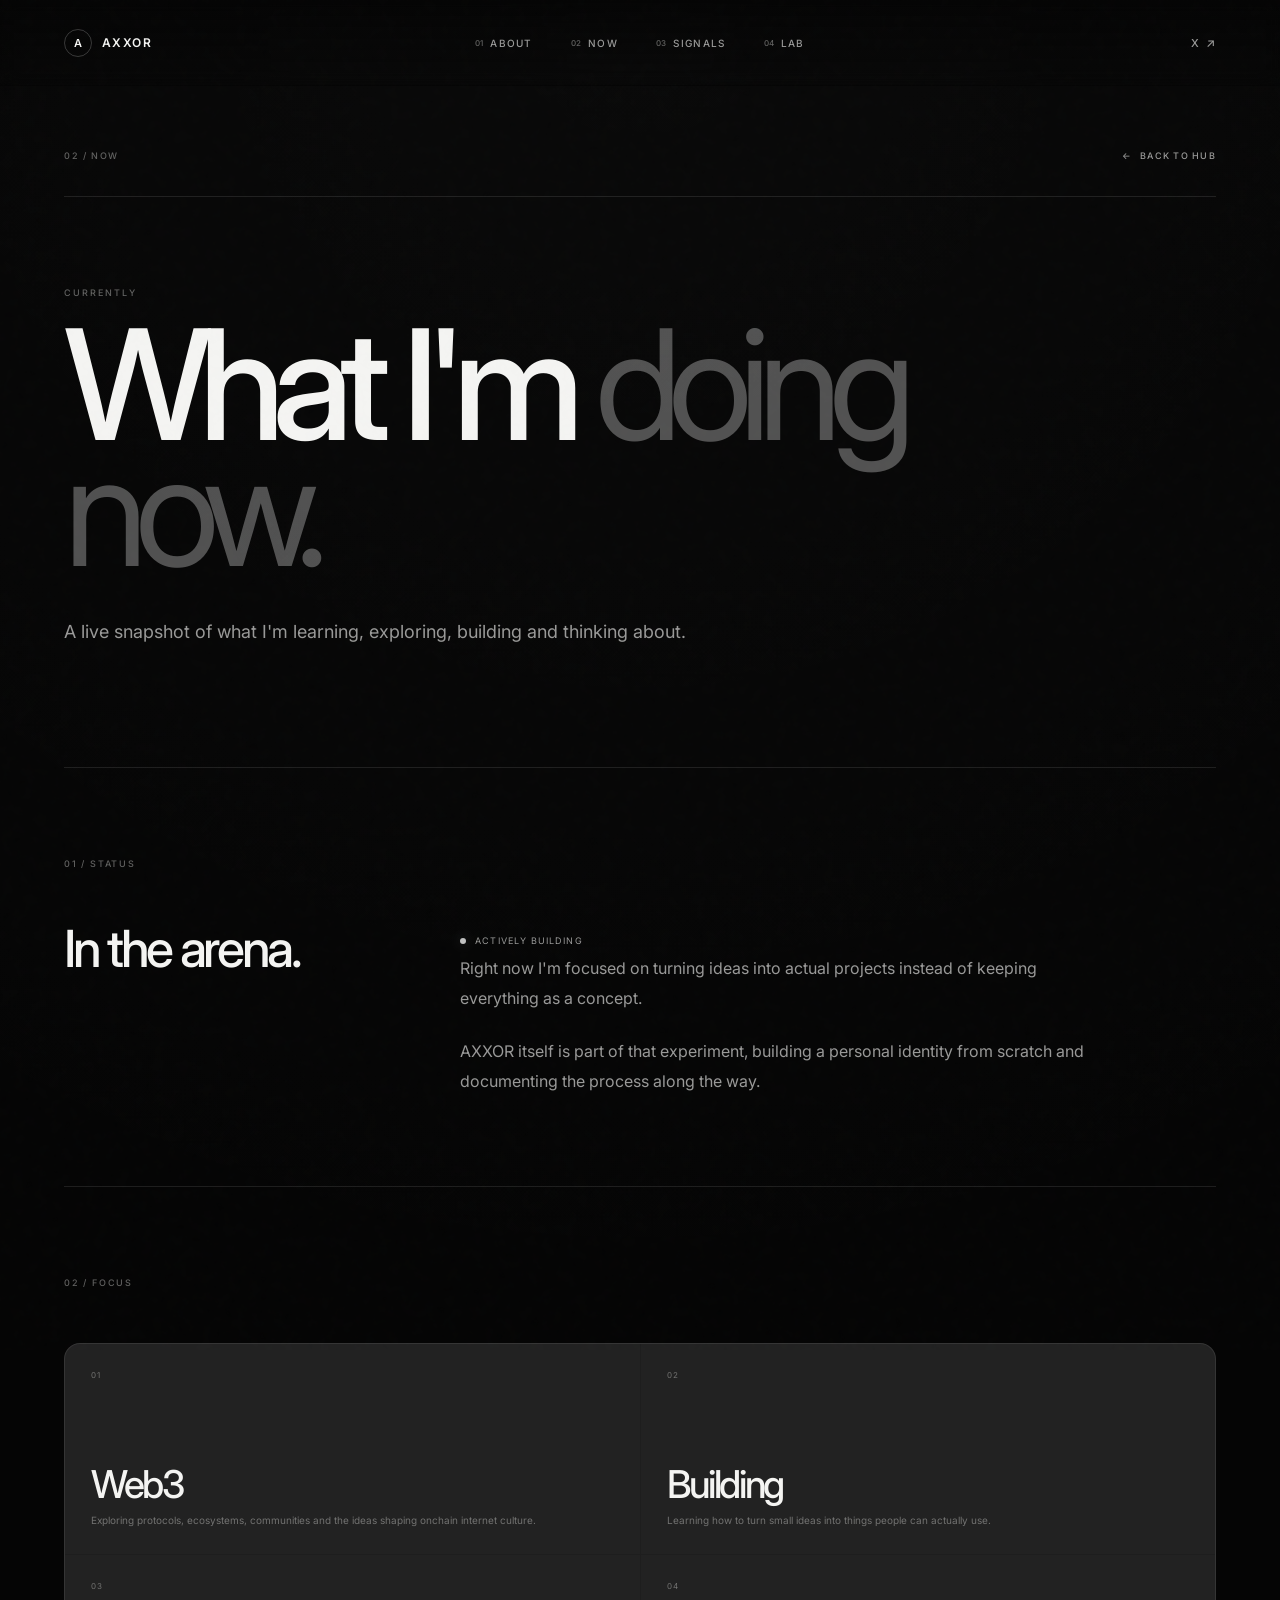
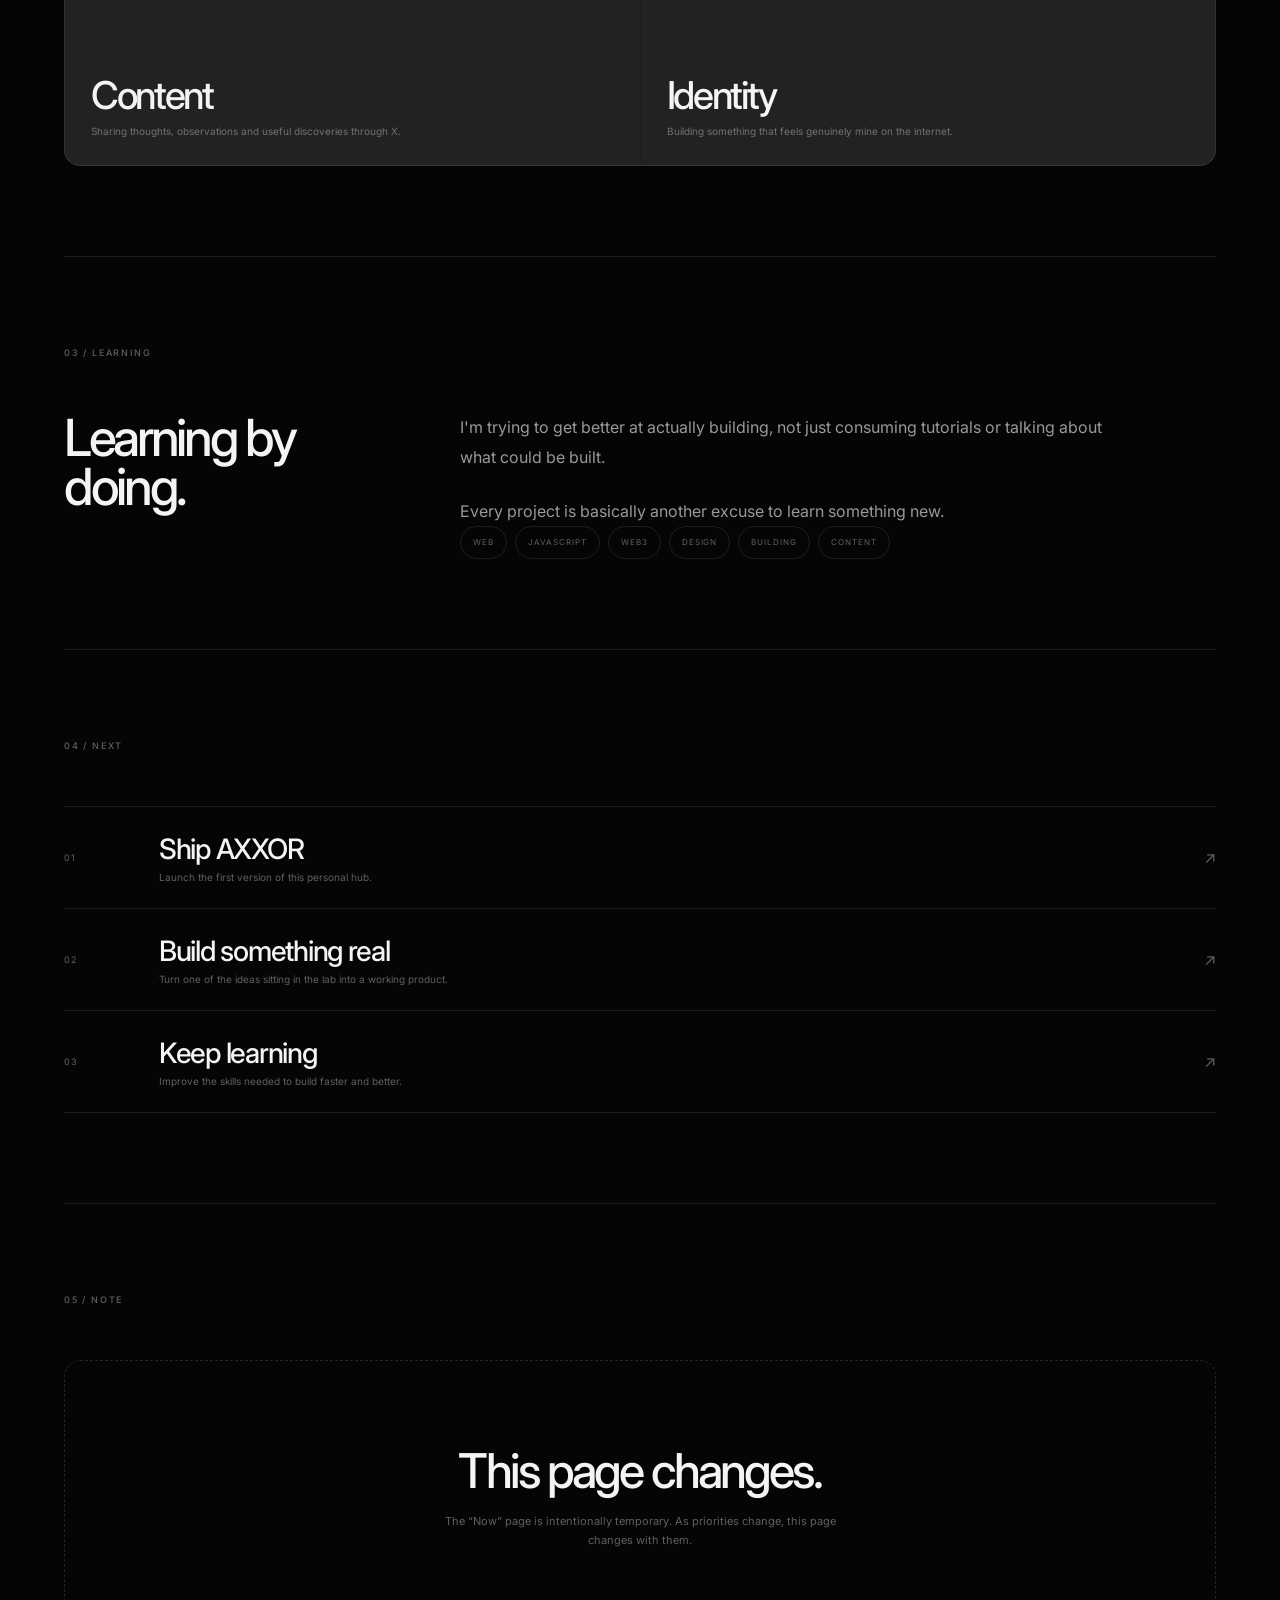
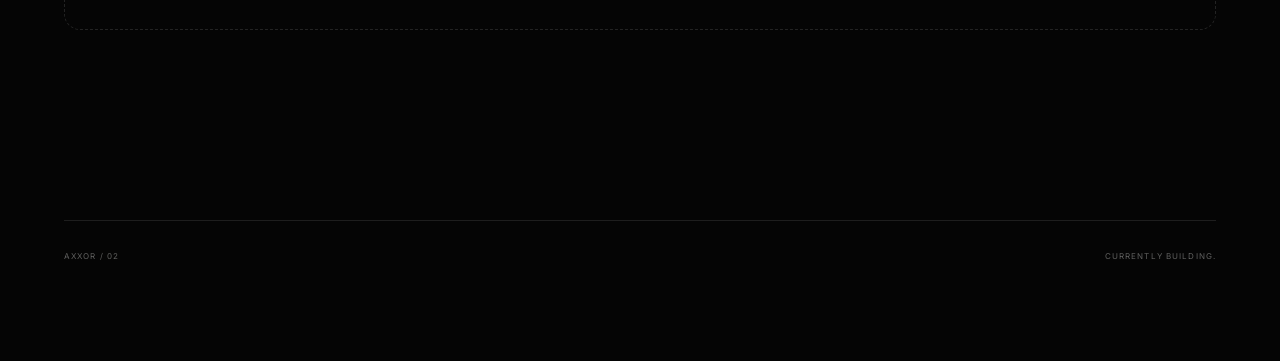
<file: pages/now.html>
<!DOCTYPE html>
<html lang="en">

<head>

    <meta charset="UTF-8">

    <meta
        name="viewport"
        content="width=device-width, initial-scale=1.0"
    >

    <meta
        name="description"
        content="What AXXOR is exploring, learning and building right now."
    >

    <meta
        name="theme-color"
        content="#050505"
    >

    <title>Now — AXXOR</title>


    <!-- =========================================
         FONTS
    ========================================== -->

    <link
        rel="preconnect"
        href="https://fonts.googleapis.com"
    >

    <link
        rel="preconnect"
        href="https://fonts.gstatic.com"
        crossorigin
    >

    <link
        href="https://fonts.googleapis.com/css2?family=Inter:wght@400;500;600;700&display=swap"
        rel="stylesheet"
    >


    <!-- =========================================
         STYLES
    ========================================== -->

    <link
        rel="stylesheet"
        href="../css/style.css"
    >

    <link
        rel="stylesheet"
        href="../css/pages.css"
    >

    <link
        rel="stylesheet"
        href="../css/responsive.css"
    >

</head>


<body>


    <!-- =========================================
         AMBIENT
    ========================================== -->

    <div
        class="ambient"
        aria-hidden="true"
    ></div>

    <div
        class="grain"
        aria-hidden="true"
    ></div>


    <!-- =========================================
         SITE
    ========================================== -->

    <div
        class="site"
        aria-hidden="false"
    >


        <!-- =====================================
             HEADER
        ====================================== -->

        <header class="site-header">


            <a
                href="../index.html"
                class="brand"
                data-transition
                aria-label="AXXOR home"
            >

                <span class="brand-mark">
                    A
                </span>

                <span class="brand-name">
                    AXXOR
                </span>

            </a>


            <!-- Desktop navigation -->

            <nav
                class="navigation"
                aria-label="Main navigation"
            >

                <a
                    href="about.html"
                    class="nav-link"
                    data-transition
                >

                    <span class="nav-number">
                        01
                    </span>

                    <span>
                        ABOUT
                    </span>

                </a>


                <a
                    href="now.html"
                    class="nav-link"
                >

                    <span class="nav-number">
                        02
                    </span>

                    <span>
                        NOW
                    </span>

                </a>


                <a
                    href="signals.html"
                    class="nav-link"
                    data-transition
                >

                    <span class="nav-number">
                        03
                    </span>

                    <span>
                        SIGNALS
                    </span>

                </a>


                <a
                    href="lab.html"
                    class="nav-link"
                    data-transition
                >

                    <span class="nav-number">
                        04
                    </span>

                    <span>
                        LAB
                    </span>

                </a>

            </nav>


            <!-- X -->

            <a
                href="https://x.com/"
                class="x-link"
                target="_blank"
                rel="noopener noreferrer"
            >

                X

                <span>
                    ↗
                </span>

            </a>

        </header>


        <!-- =====================================
             MOBILE MENU BUTTON
        ====================================== -->

        <button
            class="mobile-menu-button"
            id="mobile-menu-button"
            type="button"
            aria-label="Open navigation"
            aria-expanded="false"
        >

            <span></span>
            <span></span>

        </button>


        <!-- =====================================
             MOBILE MENU
        ====================================== -->

        <div
            class="mobile-menu"
            id="mobile-menu"
            aria-hidden="true"
        >

            <div class="mobile-menu-inner">


                <p class="mobile-menu-label">
                    NAVIGATION
                </p>


                <a
                    href="../index.html"
                    data-transition
                >

                    <span>
                        00
                    </span>

                    HOME

                </a>


                <a
                    href="about.html"
                    data-transition
                >

                    <span>
                        01
                    </span>

                    ABOUT

                </a>


                <a
                    href="now.html"
                >

                    <span>
                        02
                    </span>

                    NOW

                </a>


                <a
                    href="signals.html"
                    data-transition
                >

                    <span>
                        03
                    </span>

                    SIGNALS

                </a>


                <a
                    href="lab.html"
                    data-transition
                >

                    <span>
                        04
                    </span>

                    LAB

                </a>


                <a
                    href="https://x.com/"
                    target="_blank"
                    rel="noopener noreferrer"
                    class="mobile-x-link"
                >

                    X ↗

                </a>

            </div>

        </div>


        <!-- =====================================
             MAIN PAGE
        ====================================== -->

        <main class="page">


            <!-- =================================
                 PAGE HEADER
            ================================== -->

            <header class="page-header">


                <span class="page-number">
                    02 / NOW
                </span>


                <a
                    href="../index.html"
                    class="page-back"
                    data-transition
                >

                    <span>
                        ←
                    </span>

                    BACK TO HUB

                </a>

            </header>


            <!-- =================================
                 HERO
            ================================== -->

            <section class="page-hero">


                <p class="page-eyebrow">
                    CURRENTLY
                </p>


                <h1 class="page-title">

                    What I'm
                    <span>
                        doing now.
                    </span>

                </h1>


                <p class="page-lead">

                    A live snapshot of what I'm
                    learning, exploring, building
                    and thinking about.

                </p>

            </section>


            <!-- =================================
                 STATUS
            ================================== -->

            <section class="page-section">


                <p class="page-section-label">
                    01 / STATUS
                </p>


                <div class="page-columns">


                    <h2 class="content-title">
                        In the
                        arena.
                    </h2>


                    <div class="content-text">


                        <div class="status">

                            <span class="status-dot"></span>

                            <span>
                                ACTIVELY BUILDING
                            </span>

                        </div>


                        <p>

                            Right now I'm focused on
                            turning ideas into actual
                            projects instead of keeping
                            everything as a concept.

                        </p>


                        <p>

                            AXXOR itself is part of that
                            experiment — building a
                            personal identity from scratch
                            and documenting the process
                            along the way.

                        </p>

                    </div>

                </div>

            </section>


            <!-- =================================
                 FOCUS
            ================================== -->

            <section class="page-section">


                <p class="page-section-label">
                    02 / FOCUS
                </p>


                <div class="info-grid">


                    <!-- Web3 -->

                    <article class="info-card">

                        <span class="info-card-number">
                            01
                        </span>


                        <div>

                            <h3>
                                Web3
                            </h3>


                            <p>

                                Exploring protocols,
                                ecosystems, communities
                                and the ideas shaping
                                onchain internet culture.

                            </p>

                        </div>

                    </article>


                    <!-- Building -->

                    <article class="info-card">

                        <span class="info-card-number">
                            02
                        </span>


                        <div>

                            <h3>
                                Building
                            </h3>


                            <p>

                                Learning how to turn
                                small ideas into things
                                people can actually use.

                            </p>

                        </div>

                    </article>


                    <!-- Content -->

                    <article class="info-card">

                        <span class="info-card-number">
                            03
                        </span>


                        <div>

                            <h3>
                                Content
                            </h3>


                            <p>

                                Sharing thoughts,
                                observations and useful
                                discoveries through X.

                            </p>

                        </div>

                    </article>


                    <!-- Identity -->

                    <article class="info-card">

                        <span class="info-card-number">
                            04
                        </span>


                        <div>

                            <h3>
                                Identity
                            </h3>


                            <p>

                                Building something that
                                feels genuinely mine on
                                the internet.

                            </p>

                        </div>

                    </article>

                </div>

            </section>


            <!-- =================================
                 LEARNING
            ================================== -->

            <section class="page-section">


                <p class="page-section-label">
                    03 / LEARNING
                </p>


                <div class="page-columns">


                    <h2 class="content-title">
                        Learning
                        by doing.
                    </h2>


                    <div class="content-text">


                        <p>

                            I'm trying to get better at
                            actually building — not just
                            consuming tutorials or talking
                            about what could be built.

                        </p>


                        <p>

                            Every project is basically
                            another excuse to learn
                            something new.

                        </p>


                        <div class="tags">


                            <span class="tag">
                                WEB
                            </span>


                            <span class="tag">
                                JAVASCRIPT
                            </span>


                            <span class="tag">
                                WEB3
                            </span>


                            <span class="tag">
                                DESIGN
                            </span>


                            <span class="tag">
                                BUILDING
                            </span>


                            <span class="tag">
                                CONTENT
                            </span>

                        </div>

                    </div>

                </div>

            </section>


            <!-- =================================
                 NEXT
            ================================== -->

            <section class="page-section">


                <p class="page-section-label">
                    04 / NEXT
                </p>


                <div class="page-list">


                    <!-- AXXOR -->

                    <div class="page-list-item">

                        <span class="page-list-number">
                            01
                        </span>


                        <div>

                            <h3 class="page-list-title">
                                Ship AXXOR
                            </h3>


                            <p class="page-list-description">

                                Launch the first version
                                of this personal hub.

                            </p>

                        </div>


                        <span class="page-list-arrow">
                            ↗
                        </span>

                    </div>


                    <!-- Projects -->

                    <div class="page-list-item">

                        <span class="page-list-number">
                            02
                        </span>


                        <div>

                            <h3 class="page-list-title">
                                Build something real
                            </h3>


                            <p class="page-list-description">

                                Turn one of the ideas
                                sitting in the lab into
                                a working product.

                            </p>

                        </div>


                        <span class="page-list-arrow">
                            ↗
                        </span>

                    </div>


                    <!-- Learn -->

                    <div class="page-list-item">

                        <span class="page-list-number">
                            03
                        </span>


                        <div>

                            <h3 class="page-list-title">
                                Keep learning
                            </h3>


                            <p class="page-list-description">

                                Improve the skills needed
                                to build faster and better.

                            </p>

                        </div>


                        <span class="page-list-arrow">
                            ↗
                        </span>

                    </div>

                </div>

            </section>


            <!-- =================================
                 NOTE
            ================================== -->

            <section class="page-section">


                <p class="page-section-label">
                    05 / NOTE
                </p>


                <div class="empty-state">


                    <h3>
                        This page changes.
                    </h3>


                    <p>

                        The “Now” page is intentionally
                        temporary. As priorities change,
                        this page changes with them.

                    </p>

                </div>

            </section>


            <!-- =================================
                 FOOTER
            ================================== -->

            <footer class="page-footer">


                <span>
                    AXXOR / 02
                </span>


                <span>
                    CURRENTLY BUILDING.
                </span>

            </footer>


        </main>

    </div>


    <!-- =====================================
         PAGE TRANSITION
    ====================================== -->

    <div
        class="page-transition"
        id="page-transition"
        aria-hidden="true"
    >

        <div class="transition-panel"></div>


        <div class="transition-content">

            <span class="transition-label">
                AXXOR
            </span>


            <span class="transition-loader"></span>

        </div>

    </div>


    <!-- =====================================
         JAVASCRIPT
    ====================================== -->

    <script src="../js/main.js"></script>
    <script src="../js/navigation.js"></script>
    <script src="../js/cursor.js"></script>

</body>

</html>
</file>
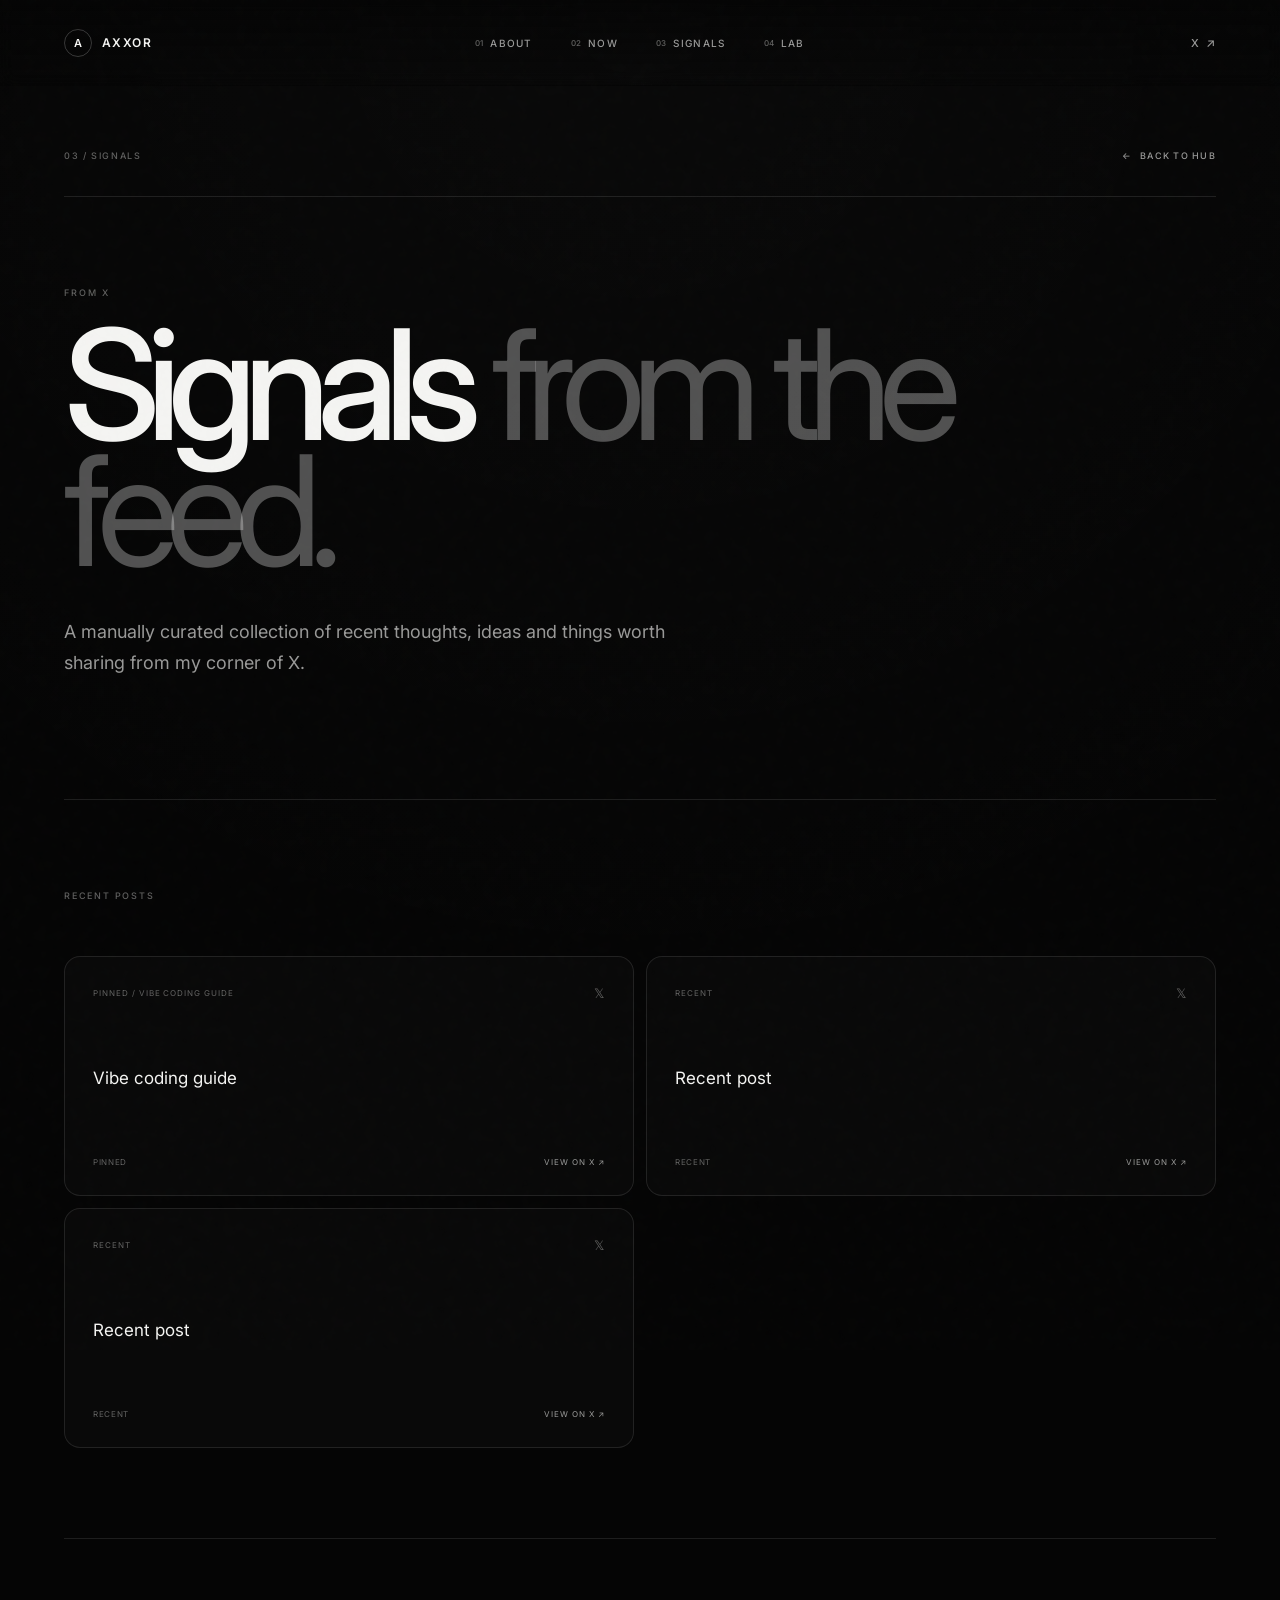
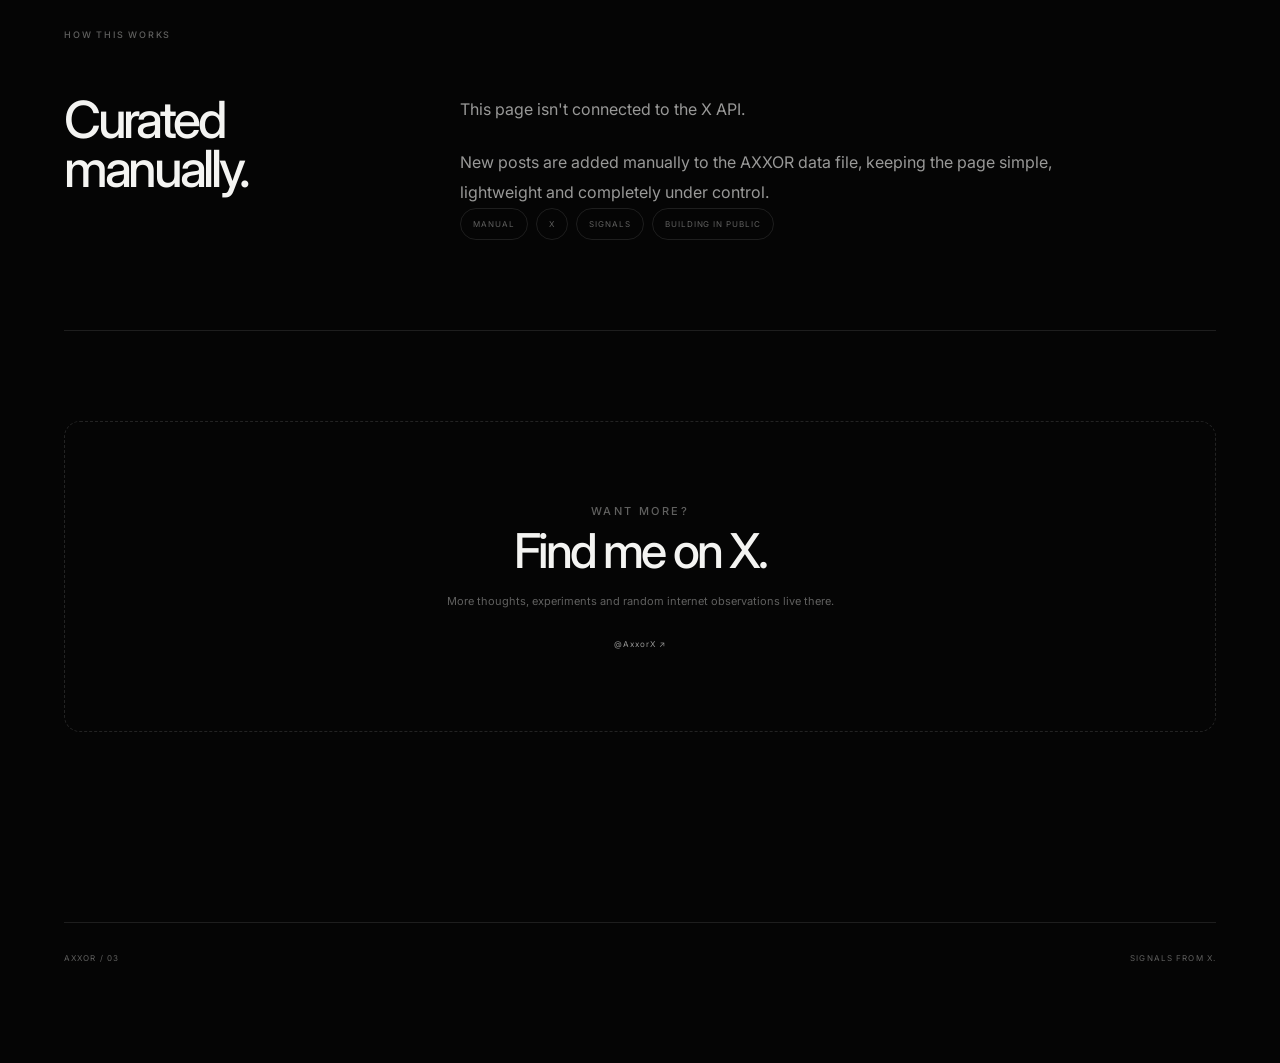
<file: pages/signals.html>
<!DOCTYPE html>
<html lang="en">

<head>

    <meta charset="UTF-8">

    <meta
        name="viewport"
        content="width=device-width, initial-scale=1.0"
    >

    <meta
        name="description"
        content="Signals — recent thoughts and posts from AXXOR."
    >

    <meta
        name="theme-color"
        content="#050505"
    >

    <title>Signals — AXXOR</title>


    <!-- =========================================
         FONTS
    ========================================== -->

    <link
        rel="preconnect"
        href="https://fonts.googleapis.com"
    >

    <link
        rel="preconnect"
        href="https://fonts.gstatic.com"
        crossorigin
    >

    <link
        href="https://fonts.googleapis.com/css2?family=Inter:wght@400;500;600;700&display=swap"
        rel="stylesheet"
    >


    <!-- =========================================
         STYLES
    ========================================== -->

    <link
        rel="stylesheet"
        href="../css/style.css"
    >

    <link
        rel="stylesheet"
        href="../css/pages.css"
    >

    <link
        rel="stylesheet"
        href="../css/responsive.css"
    >

</head>


<body>


    <!-- =========================================
         AMBIENT
    ========================================== -->

    <div
        class="ambient"
        aria-hidden="true"
    ></div>

    <div
        class="grain"
        aria-hidden="true"
    ></div>


    <!-- =========================================
         SITE
    ========================================== -->

    <div
        class="site"
        aria-hidden="false"
    >


        <!-- =====================================
             HEADER
        ====================================== -->

        <header class="site-header">


            <!-- BRAND -->

            <a
                href="../index.html"
                class="brand"
                data-transition
                aria-label="AXXOR home"
            >

                <span class="brand-mark">
                    A
                </span>

                <span class="brand-name">
                    AXXOR
                </span>

            </a>


            <!-- DESKTOP NAV -->

            <nav
                class="navigation"
                aria-label="Main navigation"
            >

                <a
                    href="about.html"
                    class="nav-link"
                    data-transition
                >

                    <span class="nav-number">
                        01
                    </span>

                    <span>
                        ABOUT
                    </span>

                </a>


                <a
                    href="now.html"
                    class="nav-link"
                    data-transition
                >

                    <span class="nav-number">
                        02
                    </span>

                    <span>
                        NOW
                    </span>

                </a>


                <a
                    href="signals.html"
                    class="nav-link"
                >

                    <span class="nav-number">
                        03
                    </span>

                    <span>
                        SIGNALS
                    </span>

                </a>


                <a
                    href="lab.html"
                    class="nav-link"
                    data-transition
                >

                    <span class="nav-number">
                        04
                    </span>

                    <span>
                        LAB
                    </span>

                </a>

            </nav>


            <!-- X -->

            <a
                href="https://x.com/AxxorX"
                class="x-link"
                target="_blank"
                rel="noopener noreferrer"
            >

                X

                <span>
                    ↗
                </span>

            </a>

        </header>


        <!-- =====================================
             MOBILE MENU BUTTON
        ====================================== -->

        <button
            class="mobile-menu-button"
            id="mobile-menu-button"
            type="button"
            aria-label="Open navigation"
            aria-expanded="false"
        >

            <span></span>
            <span></span>

        </button>


        <!-- =====================================
             MOBILE MENU
        ====================================== -->

        <div
            class="mobile-menu"
            id="mobile-menu"
            aria-hidden="true"
        >

            <div class="mobile-menu-inner">


                <p class="mobile-menu-label">
                    NAVIGATION
                </p>


                <a
                    href="../index.html"
                    data-transition
                >

                    <span>
                        00
                    </span>

                    HOME

                </a>


                <a
                    href="about.html"
                    data-transition
                >

                    <span>
                        01
                    </span>

                    ABOUT

                </a>


                <a
                    href="now.html"
                    data-transition
                >

                    <span>
                        02
                    </span>

                    NOW

                </a>


                <a
                    href="signals.html"
                >

                    <span>
                        03
                    </span>

                    SIGNALS

                </a>


                <a
                    href="lab.html"
                    data-transition
                >

                    <span>
                        04
                    </span>

                    LAB

                </a>


                <a
                    href="https://x.com/AxxorX"
                    target="_blank"
                    rel="noopener noreferrer"
                    class="mobile-x-link"
                >

                    X ↗

                </a>

            </div>

        </div>


        <!-- =====================================
             MAIN PAGE
        ====================================== -->

        <main class="page">


            <!-- =================================
                 PAGE HEADER
            ================================== -->

            <header class="page-header">


                <span class="page-number">
                    03 / SIGNALS
                </span>


                <a
                    href="../index.html"
                    class="page-back"
                    data-transition
                >

                    <span>
                        ←
                    </span>

                    BACK TO HUB

                </a>

            </header>


            <!-- =================================
                 HERO
            ================================== -->

            <section class="page-hero">


                <p class="page-eyebrow">
                    FROM X
                </p>


                <h1 class="page-title">

                    Signals
                    <span>
                        from the feed.
                    </span>

                </h1>


                <p class="page-lead">

                    A manually curated collection of
                    recent thoughts, ideas and things
                    worth sharing from my corner of X.

                </p>

            </section>


            <!-- =================================
                 SIGNALS
            ================================== -->

            <section class="page-section">


                <div class="page-section-label">
                    RECENT POSTS
                </div>


                <!--
                    Tweets are injected here
                    from ../data/tweets.js
                -->

                <div
                    class="signal-list"
                    id="signal-list"
                ></div>


                <!-- Fallback -->

                <div
                    class="empty-state"
                    id="signal-empty"
                    style="display: none;"
                >

                    <h3>
                        No signals yet.
                    </h3>


                    <p>

                        New thoughts will appear here
                        when they're added to the feed.

                    </p>

                </div>

            </section>


            <!-- =================================
                 MANUAL UPDATE NOTE
            ================================== -->

            <section class="page-section">


                <p class="page-section-label">
                    HOW THIS WORKS
                </p>


                <div class="page-columns">


                    <h2 class="content-title">
                        Curated
                        manually.
                    </h2>


                    <div class="content-text">

                        <p>

                            This page isn't connected to
                            the X API.

                        </p>


                        <p>

                            New posts are added manually
                            to the AXXOR data file, keeping
                            the page simple, lightweight
                            and completely under control.

                        </p>


                        <div class="tags">

                            <span class="tag">
                                MANUAL
                            </span>

                            <span class="tag">
                                X
                            </span>

                            <span class="tag">
                                SIGNALS
                            </span>

                            <span class="tag">
                                BUILDING IN PUBLIC
                            </span>

                        </div>

                    </div>

                </div>

            </section>


            <!-- =================================
                 X CTA
            ================================== -->

            <section class="page-section">


                <div class="empty-state">

                    <p class="page-eyebrow">
                        WANT MORE?
                    </p>


                    <h3>
                        Find me on X.
                    </h3>


                    <p>

                        More thoughts, experiments and
                        random internet observations
                        live there.

                    </p>


                    <br>


                    <a
                        href="https://x.com/AxxorX"
                        target="_blank"
                        rel="noopener noreferrer"
                        class="signal-link"
                    >

                        @AxxorX ↗

                    </a>

                </div>

            </section>


            <!-- =================================
                 FOOTER
            ================================== -->

            <footer class="page-footer">


                <span>
                    AXXOR / 03
                </span>


                <span>
                    SIGNALS FROM X.
                </span>

            </footer>


        </main>

    </div>


    <!-- =====================================
         PAGE TRANSITION
    ====================================== -->

    <div
        class="page-transition"
        id="page-transition"
        aria-hidden="true"
    >

        <div class="transition-panel"></div>


        <div class="transition-content">

            <span class="transition-label">
                AXXOR
            </span>


            <span class="transition-loader"></span>

        </div>

    </div>


    <!-- =====================================
         TWEET DATA
    ====================================== -->

    <script src="../data/tweets.js"></script>


    <!-- =====================================
         SIGNAL RENDERER
    ====================================== -->

    <script>

        (function () {

            "use strict";


            const container =
                document.getElementById(
                    "signal-list"
                );


            const emptyState =
                document.getElementById(
                    "signal-empty"
                );


            if (
                !container ||
                typeof tweets === "undefined"
            ) {

                if (emptyState) {
                    emptyState.style.display =
                        "block";
                }

                return;

            }


            if (
                !Array.isArray(tweets) ||
                tweets.length === 0
            ) {

                if (emptyState) {
                    emptyState.style.display =
                        "block";
                }

                return;

            }


            tweets.forEach(
                function (tweet, index) {


                    const card =
                        document.createElement(
                            "article"
                        );


                    card.className =
                        "signal-card";


                    /* =========================
                       TOP
                    ========================== */

                    const top =
                        document.createElement(
                            "div"
                        );


                    top.className =
                        "signal-top";


                    const label =
                        document.createElement(
                            "span"
                        );


                    label.textContent =
                        tweet.label ||
                        "RECENT";


                    const xMark =
                        document.createElement(
                            "span"
                        );


                    xMark.className =
                        "signal-x";


                    xMark.textContent =
                        "𝕏";


                    top.appendChild(label);

                    top.appendChild(xMark);


                    /* =========================
                       TEXT
                    ========================== */

                    const text =
                        document.createElement(
                            "p"
                        );


                    text.className =
                        "signal-text";


                    if (
                        tweet.text &&
                        tweet.text.trim()
                    ) {

                        text.textContent =
                            tweet.text;

                    }

                    else {

                        text.textContent =
                            "Open this post on X.";

                        text.style.color =
                            "rgba(244, 244, 242, 0.38)";

                    }


                    /* =========================
                       BOTTOM
                    ========================== */

                    const bottom =
                        document.createElement(
                            "div"
                        );


                    bottom.className =
                        "signal-bottom";


                    const date =
                        document.createElement(
                            "span"
                        );


                    date.className =
                        "signal-date";


                    date.textContent =
                        tweet.date ||
                        "RECENT";


                    const link =
                        document.createElement(
                            "a"
                        );


                    link.className =
                        "signal-link";


                    link.href =
                        tweet.url ||
                        "#";


                    link.target =
                        "_blank";


                    link.rel =
                        "noopener noreferrer";


                    link.textContent =
                        "VIEW ON X ↗";


                    bottom.appendChild(date);

                    bottom.appendChild(link);


                    /* =========================
                       BUILD CARD
                    ========================== */

                    card.appendChild(top);

                    card.appendChild(text);

                    card.appendChild(bottom);


                    container.appendChild(card);

                }
            );


        })();

    </script>


    <!-- =====================================
         SITE JAVASCRIPT
    ====================================== -->

    <script src="../js/main.js"></script>
    <script src="../js/navigation.js"></script>
    <script src="../js/cursor.js"></script>

</body>

</html>
</file>
<file: css/style.css>
/* =========================================================
   AXXOR — MAIN SITE STYLES
   Core visual system / layout / navigation / hub
========================================================= */


/* =========================================================
   RESET
========================================================= */

*,
*::before,
*::after {
    box-sizing: border-box;
    margin: 0;
    padding: 0;
}

html {
    width: 100%;
    min-height: 100%;

    background: #050505;

    scroll-behavior: smooth;
}

body {
    width: 100%;
    min-height: 100%;

    background: #050505;
    color: #f4f4f2;

    font-family: "Inter", sans-serif;

    font-weight: 400;

    overflow-x: hidden;

    -webkit-font-smoothing: antialiased;
    -moz-osx-font-smoothing: grayscale;

    text-rendering: optimizeLegibility;
}

body.intro-active {
    overflow: hidden;
}

img {
    max-width: 100%;
}

a {
    color: inherit;
    text-decoration: none;
}

button,
a {
    -webkit-tap-highlight-color: transparent;
}

button {
    border: 0;
    background: none;
    color: inherit;
    font: inherit;
}


/* =========================================================
   ROOT VARIABLES
========================================================= */

:root {

    --bg: #050505;
    --bg-soft: #090909;

    --text: #f4f4f2;
    --text-soft: rgba(244, 244, 242, 0.62);
    --text-muted: rgba(244, 244, 242, 0.38);

    --line: rgba(255, 255, 255, 0.10);
    --line-soft: rgba(255, 255, 255, 0.055);

    --card: rgba(255, 255, 255, 0.025);
    --card-hover: rgba(255, 255, 255, 0.055);

    --radius-small: 8px;
    --radius-medium: 16px;
    --radius-large: 24px;

    --page-padding: clamp(20px, 5vw, 80px);

    --transition-fast:
        220ms cubic-bezier(0.22, 1, 0.36, 1);

    --transition:
        500ms cubic-bezier(0.22, 1, 0.36, 1);

    --transition-slow:
        900ms cubic-bezier(0.16, 1, 0.3, 1);
}


/* =========================================================
   SITE WRAPPER
========================================================= */

.site {
    position: relative;

    width: 100%;
    min-height: 100vh;

    background:
        radial-gradient(
            circle at 50% 0%,
            rgba(255, 255, 255, 0.018),
            transparent 35%
        ),
        var(--bg);

    opacity: 0;

    visibility: hidden;

    transition:
        opacity 1s ease,
        visibility 1s ease;
}

.site[aria-hidden="false"] {
    opacity: 1;
    visibility: visible;
}


/* =========================================================
   AMBIENT BACKGROUND
========================================================= */

.ambient {
    position: fixed;

    inset: 0;

    z-index: 0;

    pointer-events: none;

    background:
        radial-gradient(
            circle at 50% 20%,
            rgba(255, 190, 90, 0.018),
            transparent 30%
        );

    opacity: 0.8;
}

.grain {
    position: fixed;

    inset: -50%;

    z-index: 100;

    pointer-events: none;

    opacity: 0.025;

    background-image:
        url("data:image/svg+xml,%3Csvg viewBox='0 0 180 180' xmlns='http://www.w3.org/2000/svg'%3E%3Cfilter id='n'%3E%3CfeTurbulence type='fractalNoise' baseFrequency='.85' numOctaves='4' stitchTiles='stitch'/%3E%3C/filter%3E%3Crect width='100%25' height='100%25' filter='url(%23n)' opacity='.5'/%3E%3C/svg%3E");

    animation: grainMove 0.35s steps(2) infinite;
}

@keyframes grainMove {

    0% {
        transform: translate(0, 0);
    }

    25% {
        transform: translate(2%, -1%);
    }

    50% {
        transform: translate(-1%, 2%);
    }

    75% {
        transform: translate(1%, 1%);
    }

    100% {
        transform: translate(0, 0);
    }
}


/* =========================================================
   HEADER
========================================================= */

.site-header {
    position: fixed;

    top: 0;
    left: 0;
    right: 0;

    z-index: 80;

    display: flex;
    align-items: center;
    justify-content: space-between;

    height: 86px;

    padding:
        0
        var(--page-padding);

    border-bottom:
        1px solid transparent;

    background:
        linear-gradient(
            to bottom,
            rgba(5, 5, 5, 0.82),
            rgba(5, 5, 5, 0)
        );

    backdrop-filter: blur(8px);

    opacity: 0;
    transform: translateY(-15px);

    transition:
        opacity 0.8s ease,
        transform 0.9s cubic-bezier(0.16, 1, 0.3, 1);
}

.site[aria-hidden="false"] .site-header {
    opacity: 1;
    transform: translateY(0);
}


/* =========================================================
   BRAND
========================================================= */

.brand {
    display: inline-flex;
    align-items: center;
    gap: 10px;

    position: relative;

    transition:
        opacity var(--transition-fast);
}

.brand:hover {
    opacity: 0.65;
}

.brand-mark {
    display: flex;
    align-items: center;
    justify-content: center;

    width: 28px;
    height: 28px;

    border:
        1px solid rgba(255, 255, 255, 0.20);

    border-radius: 50%;

    font-size: 11px;
    font-weight: 600;

    letter-spacing: -0.04em;
}

.brand-name {
    font-size: 12px;
    font-weight: 600;

    letter-spacing: 0.12em;
}


/* =========================================================
   DESKTOP NAVIGATION
========================================================= */

.navigation {
    position: absolute;

    left: 50%;

    transform: translateX(-50%);

    display: flex;
    align-items: center;

    gap: clamp(18px, 3vw, 48px);
}

.nav-link {
    position: relative;

    display: inline-flex;
    align-items: center;

    gap: 7px;

    padding: 10px 0;

    color: var(--text-soft);

    font-size: 10px;
    font-weight: 500;

    letter-spacing: 0.13em;

    transition:
        color var(--transition-fast);
}

.nav-link:hover {
    color: var(--text);
}

.nav-link::after {
    content: "";

    position: absolute;

    left: 0;
    right: 0;
    bottom: 2px;

    height: 1px;

    background: var(--text);

    transform:
        scaleX(0);

    transform-origin: right;

    transition:
        transform var(--transition);
}

.nav-link:hover::after {
    transform:
        scaleX(1);

    transform-origin: left;
}

.nav-number {
    color: var(--text-muted);

    font-size: 8px;

    letter-spacing: 0;
}


/* =========================================================
   X LINK
========================================================= */

.x-link {
    display: inline-flex;
    align-items: center;

    gap: 5px;

    color: var(--text-soft);

    font-size: 11px;
    font-weight: 500;

    letter-spacing: 0.12em;

    transition:
        color var(--transition-fast),
        transform var(--transition-fast);
}

.x-link span {
    font-size: 12px;

    transition:
        transform var(--transition-fast);
}

.x-link:hover {
    color: var(--text);
}

.x-link:hover span {
    transform:
        translate(2px, -2px);
}


/* =========================================================
   MOBILE MENU BUTTON
========================================================= */

.mobile-menu-button {
    position: fixed;

    top: 24px;
    right: 20px;

    z-index: 100;

    display: none;

    width: 42px;
    height: 42px;

    border:
        1px solid rgba(255, 255, 255, 0.12);

    border-radius: 50%;

    background:
        rgba(5, 5, 5, 0.55);

    backdrop-filter: blur(12px);

    cursor: pointer;
}

.mobile-menu-button span {
    position: absolute;

    left: 12px;

    width: 16px;
    height: 1px;

    background: rgba(255, 255, 255, 0.8);

    transition:
        transform var(--transition);
}

.mobile-menu-button span:first-child {
    top: 17px;
}

.mobile-menu-button span:last-child {
    top: 23px;
}

.mobile-menu-button.is-open span:first-child {
    transform:
        translateY(3px)
        rotate(45deg);
}

.mobile-menu-button.is-open span:last-child {
    transform:
        translateY(-3px)
        rotate(-45deg);
}


/* =========================================================
   MOBILE MENU
========================================================= */

.mobile-menu {
    position: fixed;

    inset: 0;

    z-index: 90;

    display: flex;
    align-items: center;

    background:
        rgba(5, 5, 5, 0.97);

    backdrop-filter: blur(20px);

    opacity: 0;
    visibility: hidden;

    transform: translateY(-10px);

    transition:
        opacity var(--transition),
        visibility var(--transition),
        transform var(--transition);
}

.mobile-menu.is-open {
    opacity: 1;
    visibility: visible;

    transform: translateY(0);
}

.mobile-menu-inner {
    width: 100%;

    padding:
        100px
        var(--page-padding)
        50px;
}

.mobile-menu-label {
    margin-bottom: 40px;

    color: var(--text-muted);

    font-size: 9px;

    letter-spacing: 0.2em;
}

.mobile-menu-inner > a {
    display: flex;
    align-items: baseline;

    gap: 15px;

    padding: 14px 0;

    border-bottom:
        1px solid var(--line-soft);

    font-size: clamp(34px, 11vw, 56px);
    font-weight: 500;

    letter-spacing: -0.06em;

    transition:
        opacity var(--transition-fast);
}

.mobile-menu-inner > a:hover {
    opacity: 0.55;
}

.mobile-menu-inner > a span {
    color: var(--text-muted);

    font-size: 9px;

    letter-spacing: 0;
}

.mobile-menu-inner .mobile-x-link {
    display: inline-flex;

    margin-top: 35px;

    padding: 0;

    border: 0;

    font-size: 12px;

    letter-spacing: 0.12em;
}


/* =========================================================
   HOME CONTENT
========================================================= */

.home-content {
    position: relative;

    z-index: 2;

    width: 100%;
}


/* =========================================================
   GENERIC HOME SECTION
========================================================= */

.home-section {
    position: relative;

    width: 100%;
    min-height: 100vh;
    min-height: 100svh;

    padding:
        140px
        var(--page-padding);

    display: flex;
    flex-direction: column;
}


/* =========================================================
   SECTION INDEX
========================================================= */

.section-index {
    position: relative;

    color: var(--text-muted);

    font-size: 9px;
    font-weight: 500;

    letter-spacing: 0.18em;

    text-transform: uppercase;
}


/* =========================================================
   HOME INTRO
========================================================= */

.home-intro {
    min-height: 100vh;
    min-height: 100svh;

    align-items: center;
    justify-content: center;

    text-align: center;

    padding-top: 180px;
}

.home-intro .section-index {
    position: absolute;

    top: 125px;
    left: var(--page-padding);
}

.home-intro-content {
    max-width: 900px;

    opacity: 0;
    transform: translateY(30px);

    transition:
        opacity 1.2s ease 0.2s,
        transform 1.2s cubic-bezier(0.16, 1, 0.3, 1) 0.2s;
}

.site[aria-hidden="false"] .home-intro-content {
    opacity: 1;
    transform: translateY(0);
}

.eyebrow {
    margin-bottom: 22px;

    color: var(--text-muted);

    font-size: 9px;
    font-weight: 500;

    letter-spacing: 0.22em;
}

.home-intro h2 {
    font-size: clamp(54px, 9vw, 132px);

    font-weight: 500;

    line-height: 0.88;

    letter-spacing: -0.075em;
}

.home-intro h2 span {
    display: block;

    color: rgba(255, 255, 255, 0.38);

    font-weight: 400;
}

.home-description {
    max-width: 420px;

    margin:
        34px
        auto
        0;

    color: var(--text-soft);

    font-size: 13px;
    line-height: 1.8;
}

.scroll-hint {
    position: absolute;

    left: 50%;
    bottom: 45px;

    transform: translateX(-50%);

    display: flex;
    flex-direction: column;
    align-items: center;

    gap: 10px;

    color: var(--text-muted);

    font-size: 8px;

    letter-spacing: 0.18em;
}

.scroll-hint span:last-child {
    font-size: 14px;

    animation:
        homeScrollFloat 2s ease-in-out infinite;
}

@keyframes homeScrollFloat {

    0%,
    100% {
        transform: translateY(0);
    }

    50% {
        transform: translateY(5px);
    }
}


/* =========================================================
   HUB SECTION
========================================================= */

.hub-section {
    min-height: auto;

    padding-top: 160px;
    padding-bottom: 180px;
}

.hub-heading {
    margin-top: 70px;

    max-width: 850px;
}

.hub-heading h2 {
    font-size: clamp(52px, 8vw, 110px);

    font-weight: 500;

    line-height: 0.9;

    letter-spacing: -0.075em;
}

.hub-heading h2 span {
    color: rgba(255, 255, 255, 0.35);

    font-weight: 400;
}


/* =========================================================
   HUB GRID
========================================================= */

.hub-grid {
    display: grid;

    grid-template-columns:
        repeat(2, minmax(0, 1fr));

    gap: 1px;

    margin-top: 90px;

    background: var(--line);

    border:
        1px solid var(--line);

    overflow: hidden;

    border-radius: var(--radius-medium);
}


/* =========================================================
   HUB CARD
========================================================= */

.hub-card {
    position: relative;

    min-height: 330px;

    padding: 28px;

    display: flex;
    flex-direction: column;
    justify-content: space-between;

    background:
        linear-gradient(
            145deg,
            rgba(255, 255, 255, 0.035),
            rgba(255, 255, 255, 0.012)
        );

    overflow: hidden;

    transition:
        background var(--transition),
        transform var(--transition);
}

.hub-card::before {
    content: "";

    position: absolute;

    inset: 0;

    background:
        radial-gradient(
            circle at 50% 120%,
            rgba(255, 194, 92, 0.06),
            transparent 45%
        );

    opacity: 0;

    transform:
        translateY(20px);

    transition:
        opacity var(--transition),
        transform var(--transition);
}

.hub-card:hover {
    background:
        linear-gradient(
            145deg,
            rgba(255, 255, 255, 0.065),
            rgba(255, 255, 255, 0.018)
        );
}

.hub-card:hover::before {
    opacity: 1;

    transform:
        translateY(0);
}

.hub-card-top {
    position: relative;
    z-index: 2;

    display: flex;
    justify-content: space-between;

    color: var(--text-muted);

    font-size: 9px;

    letter-spacing: 0.12em;
}

.hub-card-top span:last-child {
    font-size: 16px;

    transition:
        transform var(--transition);
}

.hub-card:hover .hub-card-top span:last-child {
    transform:
        translate(5px, -5px);
}

.hub-card-content {
    position: relative;
    z-index: 2;
}

.hub-card-content p {
    margin-bottom: 8px;

    color: var(--text-muted);

    font-size: 8px;
    font-weight: 500;

    letter-spacing: 0.2em;
}

.hub-card-content h3 {
    margin-bottom: 14px;

    font-size: clamp(38px, 5vw, 64px);

    font-weight: 500;

    line-height: 0.9;

    letter-spacing: -0.065em;
}

.hub-card-description {
    color: var(--text-soft);

    font-size: 11px;

    line-height: 1.6;
}


/* =========================================================
   IDENTITY SECTION
========================================================= */

.identity-section {
    min-height: 90vh;

    align-items: center;
    justify-content: center;

    text-align: center;

    overflow: hidden;
}

.identity-section .section-index {
    position: absolute;

    top: 110px;
    left: var(--page-padding);
}

.identity-statement {
    max-width: 1100px;
}

.identity-statement p,
.identity-statement h2 {
    font-size: clamp(48px, 8vw, 115px);

    font-weight: 500;

    line-height: 0.92;

    letter-spacing: -0.075em;
}

.identity-statement p {
    color: var(--text);
}

.identity-statement h2 {
    color: rgba(255, 255, 255, 0.34);

    font-weight: 400;
}

.identity-statement h2 span {
    color: var(--text);
}


/* =========================================================
   FOOTER
========================================================= */

.site-footer {
    position: relative;

    display: grid;

    grid-template-columns:
        1fr auto;

    gap: 50px;

    padding:
        70px
        var(--page-padding)
        30px;

    border-top:
        1px solid var(--line);

    background:
        #050505;
}

.footer-left {
    display: flex;
    flex-direction: column;

    gap: 10px;
}

.footer-brand {
    font-size: clamp(30px, 5vw, 60px);

    font-weight: 600;

    letter-spacing: -0.07em;
}

.footer-status {
    color: var(--text-muted);

    font-size: 8px;

    letter-spacing: 0.2em;
}

.footer-right {
    display: flex;
    align-items: flex-start;

    gap: 25px;
}

.footer-right a {
    color: var(--text-soft);

    font-size: 9px;
    font-weight: 500;

    letter-spacing: 0.15em;

    transition:
        color var(--transition-fast);
}

.footer-right a:hover {
    color: var(--text);
}

.footer-bottom {
    grid-column: 1 / -1;

    display: flex;
    justify-content: space-between;

    padding-top: 35px;

    border-top:
        1px solid var(--line-soft);

    color: var(--text-muted);

    font-size: 8px;

    letter-spacing: 0.16em;
}


/* =========================================================
   PAGE TRANSITION
========================================================= */

.page-transition {
    position: fixed;

    inset: 0;

    z-index: 200;

    display: flex;
    align-items: center;
    justify-content: center;

    pointer-events: none;

    visibility: hidden;

    opacity: 0;
}

.page-transition.is-active {
    visibility: visible;
    opacity: 1;
}

.transition-panel {
    position: absolute;

    inset: 0;

    background: #050505;

    transform:
        translateY(100%);

    transition:
        transform 0.8s cubic-bezier(0.76, 0, 0.24, 1);
}

.page-transition.is-active .transition-panel {
    transform:
        translateY(0);
}

.transition-content {
    position: relative;
    z-index: 2;

    display: flex;
    flex-direction: column;
    align-items: center;

    gap: 15px;

    opacity: 0;

    transform:
        translateY(15px);

    transition:
        opacity 0.4s ease 0.35s,
        transform 0.6s cubic-bezier(0.16, 1, 0.3, 1) 0.35s;
}

.page-transition.is-active .transition-content {
    opacity: 1;

    transform:
        translateY(0);
}

.transition-label {
    font-size: 18px;
    font-weight: 600;

    letter-spacing: 0.12em;
}

.transition-loader {
    width: 35px;
    height: 1px;

    background:
        rgba(255, 255, 255, 0.35);

    transform-origin: left;

    animation:
        transitionLoader 1s ease-in-out infinite;
}

@keyframes transitionLoader {

    0% {
        transform: scaleX(0);
        opacity: 0.2;
    }

    50% {
        transform: scaleX(1);
        opacity: 1;
    }

    100% {
        transform: scaleX(0);
        opacity: 0.2;
    }
}


/* =========================================================
   CURSOR
========================================================= */

.cursor {
    position: fixed;

    top: 0;
    left: 0;

    width: 32px;
    height: 32px;

    border:
        1px solid rgba(255, 255, 255, 0.35);

    border-radius: 50%;

    z-index: 300;

    pointer-events: none;

    transform:
        translate(-50%, -50%);

    opacity: 0;

    transition:
        width 0.25s ease,
        height 0.25s ease,
        opacity 0.3s ease,
        border-color 0.25s ease;
}

.cursor-dot {
    position: fixed;

    top: 0;
    left: 0;

    width: 4px;
    height: 4px;

    border-radius: 50%;

    background:
        rgba(255, 255, 255, 0.8);

    z-index: 301;

    pointer-events: none;

    transform:
        translate(-50%, -50%);

    opacity: 0;
}


/* =========================================================
   NOSCRIPT
========================================================= */

.noscript-warning {
    position: fixed;

    inset: 0;

    z-index: 999;

    display: flex;
    flex-direction: column;
    align-items: center;
    justify-content: center;

    gap: 15px;

    padding: 30px;

    background: #050505;

    text-align: center;
}

.noscript-warning h1 {
    font-size: 50px;

    letter-spacing: -0.08em;
}

.noscript-warning p {
    color: var(--text-soft);

    font-size: 13px;
}


/* =========================================================
   SELECTION
========================================================= */

::selection {
    background:
        rgba(255, 255, 255, 0.18);

    color: #fff;
}


/* =========================================================
   SCROLLBAR
========================================================= */

::-webkit-scrollbar {
    width: 5px;
}

::-webkit-scrollbar-track {
    background: #050505;
}

::-webkit-scrollbar-thumb {
    background:
        rgba(255, 255, 255, 0.15);

    border-radius: 20px;
}

::-webkit-scrollbar-thumb:hover {
    background:
        rgba(255, 255, 255, 0.25);
}


/* =========================================================
   REDUCED MOTION
========================================================= */

@media (prefers-reduced-motion: reduce) {

    html {
        scroll-behavior: auto;
    }

    *,
    *::before,
    *::after {
        animation-duration: 0.01ms !important;
        animation-iteration-count: 1 !important;
        transition-duration: 0.01ms !important;
    }
}

/* =========================================================
   AXXOR — MOBILE STABILITY / PERFORMANCE FIXES
   Keeps the first viewport visible immediately and reduces
   expensive paint work on low-end mobile devices.
========================================================= */

.home-intro-content,
.home-intro,
.hub-section,
.hub-grid,
.hub-card {
    -webkit-backface-visibility: hidden;
    backface-visibility: hidden;
}

/* Never let the first hero wait for a scroll-triggered repaint. */
@media (max-width: 767px) {

    .home-intro-content,
    .site[aria-hidden="false"] .home-intro-content {
        opacity: 1;
        transform: none;
        filter: none;
        transition: none;
        will-change: auto;
    }

    /* Keep the first viewport cheap to render. */
    .grain {
        animation: none;
        opacity: 0.012;
    }

    .site-header {
        -webkit-backdrop-filter: none;
        backdrop-filter: none;
    }

    .mobile-menu {
        -webkit-backdrop-filter: none;
        backdrop-filter: none;
    }

    .ambient {
        opacity: 0.55;
    }

    .hub-card,
    .hub-card::before {
        transition-duration: 180ms;
    }
}

/* Extra protection for very small / weaker phones. */
@media (max-width: 390px) {

    .grain {
        display: none;
    }

    .ambient {
        display: none;
    }

    .hub-card {
        min-height: 280px;
    }
}

/* Respect reduced-motion users and low-power rendering. */
@media (prefers-reduced-motion: reduce) {

    .grain,
    .scroll-hint span:last-child {
        animation: none !important;
    }

    .home-intro-content,
    .site[aria-hidden="false"] .home-intro-content {
        opacity: 1 !important;
        transform: none !important;
        filter: none !important;
    }
}

/* =========================================================
   AXXOR — HUB CARD ICONS
========================================================= */

.hub-card {
    position: relative;
    overflow: hidden;
}

.hub-card .card-icon {
    position: absolute;

    top: 28%;
    left: 50%;

    width: 58px;
    height: 58px;

    transform: translate(-50%, -50%);

    display: flex;
    align-items: center;
    justify-content: center;

    border: 1px solid rgba(255,255,255,0.14);
    border-radius: 50%;

    color: rgba(255,255,255,0.42);

    font-size: 25px;
    font-weight: 300;

    opacity: 0.8;

    transition:
        transform 0.6s cubic-bezier(0.16,1,0.3,1),
        color 0.6s ease,
        border-color 0.6s ease;
}

.hub-card:hover .card-icon {
    transform:
        translate(-50%, -50%)
        scale(1.12);

    color: rgba(255,255,255,0.9);

    border-color:
        rgba(255,255,255,0.3);
}

@media (max-width: 767px) {

    .hub-card .card-icon {
        top: 30%;

        width: 48px;
        height: 48px;

        font-size: 21px;
    }

}
</file>
<file: css/intro.css>
/* =========================================================
   AXXOR — INTRO
   Performance-first cinematic intro
========================================================= */

#intro {
    position: relative;
    width: 100%;
    height: 100vh;
    height: 100svh;
    z-index: 50;
}

.intro-screen {
    position: relative;
    width: 100%;
    height: 100vh;
    height: 100svh;

    overflow: hidden;

    display: flex;
    align-items: center;
    justify-content: center;

    background:
        radial-gradient(
            circle at 50% 50%,
            rgba(255, 255, 255, 0.025),
            transparent 60%
        ),
        #050505;

    isolation: isolate;
}


/* =========================================================
   OPENING
========================================================= */

.opening-message {
    position: absolute;

    left: 50%;
    top: 50%;

    transform:
        translate3d(-50%, -50%, 0);

    display: flex;
    flex-direction: column;
    align-items: center;

    gap: 18px;

    z-index: 20;

    pointer-events: none;

    transition:
        opacity 0.65s ease,
        transform 0.8s cubic-bezier(0.16, 1, 0.3, 1);
}

.opening-label {
    position: relative;

    font-family: "Inter", sans-serif;

    font-size:
        clamp(15px, 2vw, 22px);

    font-weight: 500;

    letter-spacing: 0.22em;

    color:
        rgba(255, 255, 255, 0.72);

    white-space: nowrap;
}

.scroll-indicator {
    display: flex;
    align-items: center;
    justify-content: center;

    width: 28px;
    height: 28px;

    font-size: 15px;

    color:
        rgba(255, 255, 255, 0.35);

    animation:
        introScrollPulse 2.4s ease-in-out infinite;
}

@keyframes introScrollPulse {

    0%,
    100% {
        opacity: 0.25;
        transform: translate3d(0, 0, 0);
    }

    50% {
        opacity: 0.75;
        transform: translate3d(0, 5px, 0);
    }
}

.intro-screen.is-revealing .opening-message {
    opacity: 0;

    transform:
        translate3d(-50%, -65%, 0)
        scale(0.97);
}

.intro-screen.is-complete .opening-message {
    opacity: 0;
}


/* =========================================================
   PFP STAGE
========================================================= */

.pfp-stage {
    position: absolute;

    inset: 0;

    display: flex;
    align-items: center;
    justify-content: center;

    z-index: 8;

    pointer-events: none;

    opacity: 0;

    transform:
        translate3d(0, 0, 0)
        scale(0.94);

    transition:
        opacity 1s cubic-bezier(0.16, 1, 0.3, 1),
        transform 1.25s cubic-bezier(0.16, 1, 0.3, 1);

    will-change:
        opacity,
        transform;
}

.intro-screen.is-revealing .pfp-stage {
    opacity: 1;

    transform:
        translate3d(0, 0, 0)
        scale(1);
}


/* =========================================================
   PFP WRAPPER
========================================================= */

.pfp-wrapper {
    position: relative;

    width:
        min(62vw, 430px);

    aspect-ratio: 1 / 1;

    display: flex;
    align-items: center;
    justify-content: center;

    transform:
        translate3d(0, 25px, 0)
        scale(0.88);

    opacity: 0;

    transition:
        opacity 1s cubic-bezier(0.16, 1, 0.3, 1),
        transform 1.35s cubic-bezier(0.16, 1, 0.3, 1);

    will-change:
        opacity,
        transform;
}

.intro-screen.is-revealing .pfp-wrapper {
    opacity: 1;

    transform:
        translate3d(0, 0, 0)
        scale(1);
}


/* =========================================================
   PFP
========================================================= */

.axxor-pfp {
    position: relative;

    display: block;

    width: 100%;
    height: 100%;

    object-fit: contain;

    user-select: none;
    -webkit-user-drag: none;

    filter:
        drop-shadow(
            0 25px 55px rgba(0, 0, 0, 0.65)
        );

    transition:
        transform 1.25s cubic-bezier(0.16, 1, 0.3, 1),
        filter 1s ease;
}

.intro-screen.is-identity .pfp-wrapper {
    transform:
        translate3d(0, -7vh, 0)
        scale(0.72);

    filter: none;
}

.intro-screen.is-identity .axxor-pfp {
    filter:
        drop-shadow(
            0 28px 65px rgba(0, 0, 0, 0.72)
        );
}


/* =========================================================
   GLOW
   No blur filter.
   Uses cheap radial gradient instead.
========================================================= */

.pfp-glow {
    position: absolute;

    width: 55%;
    aspect-ratio: 1 / 1;

    border-radius: 50%;

    background:
        radial-gradient(
            circle,
            rgba(255, 190, 80, 0.065),
            transparent 68%
        );

    opacity: 0;

    transform:
        translate3d(0, 0, 0)
        scale(0.75);

    transition:
        opacity 1.4s ease,
        transform 1.7s cubic-bezier(0.16, 1, 0.3, 1);
}

.intro-screen.is-identity .pfp-glow {
    opacity: 1;

    transform:
        translate3d(0, 0, 0)
        scale(1.15);
}


/* =========================================================
   AURA
========================================================= */

.pfp-aura {
    position: absolute;

    width: 100%;
    height: 100%;

    border-radius: 50%;

    background:
        radial-gradient(
            circle,
            transparent 25%,
            rgba(255, 255, 255, 0.01) 45%,
            transparent 70%
        );

    opacity: 0;

    transform:
        translate3d(0, 0, 0)
        scale(0.85);

    transition:
        opacity 1.5s ease,
        transform 1.8s cubic-bezier(0.16, 1, 0.3, 1);
}

.intro-screen.is-identity .pfp-aura {
    opacity: 1;

    transform:
        translate3d(0, 0, 0)
        scale(1.25);
}


/* =========================================================
   ATMOSPHERE
========================================================= */

.atmosphere {
    position: absolute;

    inset: -10%;

    z-index: 4;

    pointer-events: none;

    opacity: 0;

    transform:
        translate3d(0, 0, 0)
        scale(0.9);

    transition:
        opacity 1.5s ease,
        transform 2s cubic-bezier(0.16, 1, 0.3, 1);
}

.intro-screen.is-identity .atmosphere {
    opacity: 1;

    transform:
        translate3d(0, 0, 0)
        scale(1);
}


/* =========================================================
   ORBS
   Removed expensive blur filters.
========================================================= */

.orb {
    position: absolute;

    border-radius: 50%;

    opacity: 0;

    transition:
        opacity 1.5s ease,
        transform 2s cubic-bezier(0.16, 1, 0.3, 1);
}

.orb-one {
    width: 32vw;
    height: 32vw;

    min-width: 180px;
    min-height: 180px;

    left: 5%;
    top: 18%;

    background:
        radial-gradient(
            circle,
            rgba(255, 188, 86, 0.045),
            transparent 68%
        );

    transform:
        translate3d(-20px, 15px, 0);
}

.orb-two {
    width: 28vw;
    height: 28vw;

    min-width: 170px;
    min-height: 170px;

    right: 8%;
    bottom: 10%;

    background:
        radial-gradient(
            circle,
            rgba(255, 255, 255, 0.028),
            transparent 68%
        );

    transform:
        translate3d(20px, -15px, 0);
}

.orb-three {
    width: 20vw;
    height: 20vw;

    min-width: 140px;
    min-height: 140px;

    left: 50%;
    top: 5%;

    background:
        radial-gradient(
            circle,
            rgba(255, 198, 110, 0.02),
            transparent 68%
        );

    transform:
        translate3d(-50%, -20px, 0);
}

.intro-screen.is-identity .orb {
    opacity: 1;
}

.intro-screen.is-identity .orb-one {
    transform:
        translate3d(0, 0, 0);
}

.intro-screen.is-identity .orb-two {
    transform:
        translate3d(0, 0, 0);
}

.intro-screen.is-identity .orb-three {
    transform:
        translate3d(-50%, 0, 0);
}


/* =========================================================
   PARTICLES
   Keep static — no continuous animation.
========================================================= */

.particle-field {
    position: absolute;

    inset: 0;

    opacity: 0;

    transition:
        opacity 1.2s ease;
}

.intro-screen.is-identity .particle-field {
    opacity: 1;
}

.particle-field span {
    position: absolute;

    width: 2px;
    height: 2px;

    border-radius: 50%;

    background:
        rgba(255, 255, 255, 0.22);

    opacity: 0.35;
}


/* =========================================================
   IDENTITY
========================================================= */

.identity {
    position: absolute;

    left: 50%;
    bottom: 17%;

    transform:
        translate3d(-50%, 30px, 0)
        scale(0.98);

    width: max-content;

    text-align: center;

    z-index: 15;

    opacity: 0;

    transition:
        opacity 1s cubic-bezier(0.16, 1, 0.3, 1),
        transform 1.15s cubic-bezier(0.16, 1, 0.3, 1);
}

.intro-screen.is-identity .identity {
    opacity: 1;

    transform:
        translate3d(-50%, 0, 0)
        scale(1);
}

.identity-pretitle {
    margin: 0 0 10px;

    font-size:
        clamp(14px, 1.5vw, 20px);

    font-weight: 500;

    letter-spacing: 0.16em;

    text-transform: lowercase;

    color:
        rgba(255, 255, 255, 0.42);
}

.identity-title {
    margin: 0;

    font-size:
        clamp(58px, 10vw, 150px);

    font-weight: 600;

    line-height: 0.85;

    letter-spacing: -0.075em;

    color:
        rgba(255, 255, 255, 0.94);

    text-shadow:
        0 15px 50px rgba(0, 0, 0, 0.55);
}


/* =========================================================
   PROGRESS
========================================================= */

.intro-progress {
    position: absolute;

    left: 50%;
    bottom: 7%;

    width:
        min(180px, 30vw);

    height: 1px;

    transform:
        translate3d(-50%, 0, 0);

    z-index: 20;

    background:
        rgba(255, 255, 255, 0.08);

    opacity: 0;

    transition:
        opacity 0.7s ease;
}

.intro-screen.is-revealing .intro-progress {
    opacity: 1;
}

.progress-line {
    display: block;

    width: 0%;
    height: 100%;

    background:
        rgba(255, 255, 255, 0.6);

    transition:
        width 1.4s cubic-bezier(0.16, 1, 0.3, 1);
}

.intro-screen.is-identity .progress-line {
    width: 100%;
}


/* =========================================================
   EXIT
========================================================= */

.intro-screen.is-exiting {
    pointer-events: none;

    opacity: 0;

    transition:
        opacity 0.8s cubic-bezier(0.16, 1, 0.3, 1);
}

.intro-screen.is-exiting .pfp-stage {
    transform:
        translate3d(0, -3vh, 0)
        scale(1.08);

    opacity: 0;
}

.intro-screen.is-exiting .identity {
    transform:
        translate3d(-50%, -20px, 0)
        scale(1.03);

    opacity: 0;
}

.intro-screen.is-exiting .atmosphere {
    transform:
        scale(1.08);

    opacity: 0;
}


/* =========================================================
   COMPLETE
========================================================= */

.intro-screen.is-complete {
    visibility: hidden;
    pointer-events: none;
}


/* =========================================================
   REDUCED MOTION
========================================================= */

@media (prefers-reduced-motion: reduce) {

    .opening-message,
    .pfp-stage,
    .pfp-wrapper,
    .pfp-glow,
    .pfp-aura,
    .atmosphere,
    .orb,
    .identity,
    .intro-progress,
    .progress-line {
        transition: none !important;
        animation: none !important;
    }

    .scroll-indicator {
        animation: none !important;
    }

}


/* =========================================================
   MOBILE
========================================================= */

@media (max-width: 600px) {

    .opening-label {
        font-size: 15px;
        letter-spacing: 0.2em;
    }

    .pfp-wrapper {
        width:
            min(76vw, 340px);
    }

    .intro-screen.is-identity .pfp-wrapper {
        transform:
            translate3d(0, -8vh, 0)
            scale(0.78);
    }

    .identity {
        bottom: 18%;
    }

    .identity-pretitle {
        font-size: 14px;
        letter-spacing: 0.14em;
    }

    .identity-title {
        font-size:
            clamp(58px, 18vw, 100px);

        letter-spacing: -0.08em;
    }

    /* No blur on mobile */

    .orb {
        opacity: 0 !important;
    }

    .particle-field {
        display: none;
    }

    .pfp-glow {
        opacity: 0.8;
    }

    .intro-progress {
        bottom: 7%;
        width: 130px;
    }

}


/* =========================================================
   VERY SMALL SCREENS
========================================================= */

@media (max-width: 360px) {

    .pfp-wrapper {
        width: 78vw;
    }

    .identity-title {
        font-size: 56px;
    }

    .identity-pretitle {
        font-size: 8px;
    }

}


/* =========================================================
   LANDSCAPE MOBILE
========================================================= */

@media (
    max-height: 500px
) and (
    orientation: landscape
) {

    .pfp-wrapper {
        width:
            min(42vh, 300px);
    }

    .intro-screen.is-identity .pfp-wrapper {
        transform:
            translate3d(0, -4vh, 0)
            scale(0.65);
    }

    .identity {
        bottom: 8%;
    }

    .identity-title {
        font-size:
            clamp(42px, 10vh, 70px);
    }

    .identity-pretitle {
        margin-bottom: 5px;
    }

    .intro-progress {
        bottom: 3%;
    }

}
</file>
<file: css/responsive.css>
/* =========================================================
   AXXOR — RESPONSIVE SYSTEM
   Mobile first / tablet / desktop
========================================================= */


/* =========================================================
   MOBILE — BASE
========================================================= */

@media (max-width: 767px) {

    :root {
        --page-padding: 20px;
    }


    /* -----------------------------------------------------
       GENERAL
    ----------------------------------------------------- */

    html,
    body {
        width: 100%;
        overflow-x: hidden;
    }

    .site {
        min-height: 100svh;
    }


    /* -----------------------------------------------------
       HEADER
    ----------------------------------------------------- */

    .site-header {
        position: fixed;

        height: 76px;

        padding:
            0
            20px;

        background:
            linear-gradient(
                to bottom,
                rgba(5, 5, 5, 0.92),
                rgba(5, 5, 5, 0.35),
                transparent
            );

        backdrop-filter: blur(12px);

        opacity: 1;
        transform: none;
    }

    .site[aria-hidden="false"] .site-header {
        opacity: 1;
        transform: none;
    }


    /* -----------------------------------------------------
       BRAND
    ----------------------------------------------------- */

    .brand {
        gap: 9px;
    }

    .brand-mark {
        width: 30px;
        height: 30px;

        font-size: 11px;
    }

    .brand-name {
        font-size: 11px;

        letter-spacing: 0.13em;
    }


    /* -----------------------------------------------------
       DESKTOP NAV HIDDEN
    ----------------------------------------------------- */

    .navigation {
        display: none;
    }

    .x-link {
        display: none;
    }


    /* -----------------------------------------------------
       MOBILE MENU BUTTON
    ----------------------------------------------------- */

    .mobile-menu-button {
        display: block;

        top: 18px;
        right: 18px;

        width: 40px;
        height: 40px;
    }


    /* -----------------------------------------------------
       MOBILE MENU
    ----------------------------------------------------- */

    .mobile-menu-inner {
        padding:
            100px
            20px
            40px;
    }

    .mobile-menu-inner > a {
        font-size: clamp(38px, 12vw, 54px);

        padding: 16px 0;
    }


    /* -----------------------------------------------------
       HOME SECTIONS
    ----------------------------------------------------- */

    .home-section {
        min-height: 100svh;

        padding:
            110px
            20px
            80px;
    }


    /* -----------------------------------------------------
       HOME HERO
    ----------------------------------------------------- */

    .home-intro {
        min-height: 100svh;

        padding:
            120px
            20px
            70px;

        justify-content: center;
        align-items: center;

        text-align: center;
    }

    .home-intro .section-index {
        position: absolute;

        top: 100px;
        left: 20px;
    }


    .home-intro .home-intro-content {
    width: 100%;
    max-width: 500px;

    opacity: 1 !important;
    transform: none !important;
}

    .site[aria-hidden="false"]
    
    /* =========================================================
   AXXOR — PERFORMANCE OVERRIDES
========================================================= */

@media (max-width: 767px) {

    /* Remove expensive mobile backdrop blur */
    .site-header,
    .mobile-menu {
        backdrop-filter: none !important;
        -webkit-backdrop-filter: none !important;
    }

    /* Keep hero visible */
    .site[aria-hidden="false"] .home-intro-content {
        opacity: 1 !important;
        transform: none !important;
        visibility: visible !important;
    }

    /* Disable expensive continuous grain */
    .grain {
        animation: none !important;
        opacity: 0.008 !important;
    }

    /* Avoid unnecessary hover/transform work */
    .hub-card:hover,
    .info-card:hover,
    .lab-card:hover,
    .signal-card:hover {
        transform: none;
    }

}


/* =========================================================
   LOW MOTION / LOW POWER FALLBACK
========================================================= */

@media (prefers-reduced-motion: reduce) {

    *,
    *::before,
    *::after {
        scroll-behavior: auto !important;
    }

}
</file>
<file: css/pages.css>
/* =========================================================
   AXXOR — INNER PAGES
   ABOUT / NOW / SIGNALS / LAB
========================================================= */


/* =========================================================
   PAGE ROOT
========================================================= */

.page {
    position: relative;

    width: 100%;
    min-height: 100vh;
    min-height: 100svh;

    padding:
        150px
        var(--page-padding)
        100px;

    background:
        radial-gradient(
            circle at 50% 0%,
            rgba(255, 255, 255, 0.018),
            transparent 38%
        ),
        #050505;

    overflow: hidden;
}


/* =========================================================
   PAGE HEADER
========================================================= */

.page-header {
    position: relative;

    display: flex;
    align-items: flex-start;
    justify-content: space-between;

    padding-bottom: 35px;

    border-bottom:
        1px solid var(--line);

    opacity: 0;

    transform:
        translateY(20px);

    animation:
        pageHeaderIn 1s
        cubic-bezier(0.16, 1, 0.3, 1)
        forwards;
}

@keyframes pageHeaderIn {

    to {
        opacity: 1;
        transform: translateY(0);
    }

}


/* =========================================================
   PAGE NUMBER
========================================================= */

.page-number {
    color: var(--text-muted);

    font-size: 9px;
    font-weight: 500;

    letter-spacing: 0.18em;
}


/* =========================================================
   BACK LINK
========================================================= */

.page-back {
    display: inline-flex;
    align-items: center;

    gap: 8px;

    color: var(--text-soft);

    font-size: 9px;
    font-weight: 500;

    letter-spacing: 0.14em;

    transition:
        color var(--transition-fast),
        transform var(--transition-fast);
}

.page-back span {
    transition:
        transform var(--transition-fast);
}

.page-back:hover {
    color: var(--text);
}

.page-back:hover span {
    transform:
        translateX(-4px);
}


/* =========================================================
   PAGE HERO
========================================================= */

.page-hero {
    position: relative;

    max-width: 1200px;

    padding:
        90px
        0
        120px;

    opacity: 0;

    transform:
        translateY(35px);

    animation:
        pageHeroIn 1.2s
        0.15s
        cubic-bezier(0.16, 1, 0.3, 1)
        forwards;
}

@keyframes pageHeroIn {

    to {
        opacity: 1;
        transform: translateY(0);
    }

}


/* =========================================================
   PAGE EYEBROW
========================================================= */

.page-eyebrow {
    margin-bottom: 24px;

    color: var(--text-muted);

    font-size: 9px;
    font-weight: 500;

    letter-spacing: 0.22em;

    text-transform: uppercase;
}


/* =========================================================
   PAGE TITLE
========================================================= */

.page-title {
    max-width: 1100px;

    font-size:
        clamp(70px, 12vw, 180px);

    font-weight: 500;

    line-height: 0.82;

    letter-spacing: -0.085em;

    color: var(--text);
}

.page-title span {
    color:
        rgba(255, 255, 255, 0.30);

    font-weight: 400;
}


/* =========================================================
   PAGE LEAD
========================================================= */

.page-lead {
    max-width: 650px;

    margin-top: 42px;

    color: var(--text-soft);

    font-size:
        clamp(14px, 1.5vw, 18px);

    line-height: 1.75;
}


/* =========================================================
   CONTENT SECTION
========================================================= */

.page-section {
    position: relative;

    padding:
        90px
        0;

    border-top:
        1px solid var(--line);

    opacity: 0;

    transform:
        translateY(30px);

    animation:
        sectionIn 1s
        0.4s
        cubic-bezier(0.16, 1, 0.3, 1)
        forwards;
}

@keyframes sectionIn {

    to {
        opacity: 1;
        transform: translateY(0);
    }

}


/* =========================================================
   SECTION LABEL
========================================================= */

.page-section-label {
    margin-bottom: 55px;

    color: var(--text-muted);

    font-size: 9px;
    font-weight: 500;

    letter-spacing: 0.2em;

    text-transform: uppercase;
}


/* =========================================================
   TWO COLUMN LAYOUT
========================================================= */

.page-columns {
    display: grid;

    grid-template-columns:
        minmax(180px, 0.7fr)
        minmax(0, 1.8fr);

    gap:
        clamp(40px, 8vw, 150px);
}


/* =========================================================
   CONTENT TITLE
========================================================= */

.content-title {
    font-size:
        clamp(30px, 4vw, 58px);

    font-weight: 500;

    line-height: 0.95;

    letter-spacing: -0.065em;
}


/* =========================================================
   CONTENT TEXT
========================================================= */

.content-text {
    max-width: 650px;

    color: var(--text-soft);

    font-size:
        clamp(13px, 1.25vw, 16px);

    line-height: 1.85;
}

.content-text p + p {
    margin-top: 24px;
}


/* =========================================================
   HIGHLIGHT TEXT
========================================================= */

.highlight {
    color: var(--text);
}


/* =========================================================
   INFO GRID
========================================================= */

.info-grid {
    display: grid;

    grid-template-columns:
        repeat(2, minmax(0, 1fr));

    gap: 1px;

    background:
        var(--line);

    border:
        1px solid var(--line);

    border-radius:
        var(--radius-medium);

    overflow: hidden;
}


/* =========================================================
   INFO CARD
========================================================= */

.info-card {
    position: relative;

    min-height: 210px;

    padding: 26px;

    display: flex;
    flex-direction: column;
    justify-content: space-between;

    background:
        rgba(255, 255, 255, 0.018);

    transition:
        background var(--transition);
}

.info-card:hover {
    background:
        rgba(255, 255, 255, 0.045);
}

.info-card-number {
    color: var(--text-muted);

    font-size: 8px;

    letter-spacing: 0.16em;
}

.info-card h3 {
    margin-top: auto;

    font-size:
        clamp(25px, 3vw, 42px);

    font-weight: 500;

    line-height: 0.95;

    letter-spacing: -0.06em;
}

.info-card p {
    margin-top: 10px;

    color: var(--text-muted);

    font-size: 10px;

    line-height: 1.6;
}


/* =========================================================
   STACK / LIST
========================================================= */

.page-list {
    border-top:
        1px solid var(--line);
}

.page-list-item {
    position: relative;

    display: grid;

    grid-template-columns:
        70px
        1fr
        auto;

    gap: 25px;

    align-items: center;

    padding:
        25px
        0;

    border-bottom:
        1px solid var(--line);

    transition:
        padding var(--transition),
        background var(--transition);
}

.page-list-item:hover {
    padding-left: 10px;
    padding-right: 10px;
}

.page-list-number {
    color: var(--text-muted);

    font-size: 9px;

    letter-spacing: 0.1em;
}

.page-list-title {
    font-size:
        clamp(18px, 2.2vw, 30px);

    font-weight: 500;

    letter-spacing: -0.045em;
}

.page-list-description {
    margin-top: 5px;

    color: var(--text-muted);

    font-size: 10px;
}

.page-list-arrow {
    color: var(--text-muted);

    font-size: 16px;

    transition:
        transform var(--transition);
}

.page-list-item:hover .page-list-arrow {
    transform:
        translate(5px, -5px);
}


/* =========================================================
   STATUS
========================================================= */

.status {
    display: inline-flex;
    align-items: center;

    gap: 9px;

    color: var(--text-soft);

    font-size: 9px;

    letter-spacing: 0.12em;
}

.status-dot {
    width: 6px;
    height: 6px;

    border-radius: 50%;

    background:
        rgba(255, 255, 255, 0.75);

    box-shadow:
        0 0 14px rgba(255, 255, 255, 0.25);
}


/* =========================================================
   TAGS
========================================================= */

.tags {
    display: flex;

    flex-wrap: wrap;

    gap: 8px;
}

.tag {
    padding:
        8px
        12px;

    border:
        1px solid var(--line);

    border-radius:
        100px;

    color: var(--text-muted);

    font-size: 8px;

    letter-spacing: 0.12em;

    transition:
        color var(--transition-fast),
        border-color var(--transition-fast),
        background var(--transition-fast);
}

.tag:hover {
    color: var(--text);

    border-color:
        rgba(255, 255, 255, 0.25);

    background:
        rgba(255, 255, 255, 0.035);
}


/* =========================================================
   SIGNAL / TWEET CARD
========================================================= */

.signal-list {
    display: grid;

    grid-template-columns:
        repeat(2, minmax(0, 1fr));

    gap: 12px;
}

.signal-card {
    position: relative;

    padding: 28px;

    min-height: 240px;

    display: flex;
    flex-direction: column;
    justify-content: space-between;

    border:
        1px solid var(--line);

    border-radius:
        var(--radius-medium);

    background:
        rgba(255, 255, 255, 0.018);

    transition:
        background var(--transition),
        border-color var(--transition),
        transform var(--transition);
}

.signal-card:hover {
    background:
        rgba(255, 255, 255, 0.045);

    border-color:
        rgba(255, 255, 255, 0.16);

    transform:
        translateY(-3px);
}

.signal-top {
    display: flex;
    align-items: center;
    justify-content: space-between;

    color: var(--text-muted);

    font-size: 8px;

    letter-spacing: 0.12em;
}

.signal-x {
    font-size: 13px;
}

.signal-text {
    margin:
        30px
        0;

    color: var(--text);

    font-size:
        clamp(14px, 1.4vw, 17px);

    line-height: 1.7;
}

.signal-bottom {
    display: flex;
    align-items: center;
    justify-content: space-between;
}

.signal-date {
    color: var(--text-muted);

    font-size: 8px;

    letter-spacing: 0.08em;
}

.signal-link {
    color: var(--text-soft);

    font-size: 8px;

    letter-spacing: 0.12em;

    transition:
        color var(--transition-fast);
}

.signal-link:hover {
    color: var(--text);
}


/* =========================================================
   LAB PROJECT CARDS
========================================================= */

.lab-grid {
    display: grid;

    grid-template-columns:
        repeat(2, minmax(0, 1fr));

    gap: 12px;
}

.lab-card {
    position: relative;

    min-height: 300px;

    padding: 28px;

    display: flex;
    flex-direction: column;
    justify-content: space-between;

    border:
        1px solid var(--line);

    border-radius:
        var(--radius-medium);

    background:
        linear-gradient(
            145deg,
            rgba(255, 255, 255, 0.035),
            rgba(255, 255, 255, 0.012)
        );

    overflow: hidden;

    transition:
        transform var(--transition),
        border-color var(--transition),
        background var(--transition);
}

.lab-card::after {
    content: "";

    position: absolute;

    width: 180px;
    height: 180px;

    right: -80px;
    bottom: -80px;

    border-radius: 50%;

    background:
        radial-gradient(
            circle,
            rgba(255, 190, 90, 0.06),
            transparent 70%
        );

    filter: blur(20px);

    opacity: 0;

    transition:
        opacity var(--transition);
}

.lab-card:hover {
    transform:
        translateY(-4px);

    border-color:
        rgba(255, 255, 255, 0.16);

    background:
        rgba(255, 255, 255, 0.045);
}

.lab-card:hover::after {
    opacity: 1;
}

.lab-card-top {
    display: flex;
    justify-content: space-between;

    color: var(--text-muted);

    font-size: 8px;

    letter-spacing: 0.15em;
}

.lab-card h3 {
    margin-top: auto;

    font-size:
        clamp(32px, 4vw, 55px);

    font-weight: 500;

    line-height: 0.9;

    letter-spacing: -0.065em;
}

.lab-card p {
    max-width: 320px;

    margin-top: 15px;

    color: var(--text-muted);

    font-size: 10px;

    line-height: 1.65;
}


/* =========================================================
   EMPTY / BUILDING STATE
========================================================= */

.empty-state {
    padding:
        80px
        20px;

    text-align: center;

    border:
        1px dashed
        rgba(255, 255, 255, 0.12);

    border-radius:
        var(--radius-medium);
}

.empty-state h3 {
    margin-bottom: 12px;

    font-size:
        clamp(28px, 4vw, 48px);

    font-weight: 500;

    letter-spacing: -0.06em;
}

.empty-state p {
    max-width: 420px;

    margin: 0 auto;

    color: var(--text-muted);

    font-size: 11px;

    line-height: 1.7;
}


/* =========================================================
   PAGE FOOTER
========================================================= */

.page-footer {
    display: flex;

    justify-content: space-between;
    align-items: center;

    margin-top: 100px;

    padding-top: 30px;

    border-top:
        1px solid var(--line);

    color: var(--text-muted);

    font-size: 8px;

    letter-spacing: 0.14em;
}


/* =========================================================
   MOBILE
========================================================= */

@media (max-width: 767px) {

    .page {
        min-height: 100svh;

        padding:
            105px
            20px
            70px;
    }


    .page-header {
        padding-bottom: 25px;
    }


    .page-hero {
        padding:
            65px
            0
            80px;
    }


    .page-title {
        font-size:
            clamp(64px, 19vw, 105px);

        line-height: 0.84;

        letter-spacing: -0.085em;
    }


    .page-lead {
        margin-top: 28px;

        font-size: 13px;

        line-height: 1.75;
    }


    .page-section {
        padding:
            65px
            0;
    }


    .page-section-label {
        margin-bottom: 35px;
    }


    .page-columns {
        grid-template-columns: 1fr;

        gap: 35px;
    }


    .content-title {
        font-size: 38px;
    }


    .content-text {
        font-size: 13px;

        line-height: 1.8;
    }


    .info-grid {
        grid-template-columns: 1fr;
    }


    .info-card {
        min-height: 180px;

        padding: 22px;
    }


    .page-list-item {
        grid-template-columns:
            38px
            1fr
            auto;

        gap: 12px;

        padding: 22px 0;
    }


    .page-list-title {
        font-size: 20px;
    }


    .page-list-description {
        font-size: 9px;
    }


    .signal-list {
        grid-template-columns: 1fr;

        gap: 10px;
    }


    .signal-card {
        min-height: 220px;

        padding: 23px;
    }


    .signal-text {
        margin:
            24px
            0;

        font-size: 13px;
    }


    .lab-grid {
        grid-template-columns: 1fr;

        gap: 10px;
    }


    .lab-card {
        min-height: 250px;

        padding: 23px;
    }


    .lab-card h3 {
        font-size: 38px;
    }


    .empty-state {
        padding:
            65px
            18px;
    }


    .page-footer {
        flex-direction: column;

        align-items: flex-start;

        gap: 15px;

        margin-top: 70px;
    }

}


/* =========================================================
   SMALL PHONES
========================================================= */

@media (max-width: 380px) {

    .page {
        padding-left: 17px;
        padding-right: 17px;
    }


    .page-title {
        font-size: 60px;
    }


    .page-lead {
        font-size: 12px;
    }


    .content-title {
        font-size: 34px;
    }


    .signal-card,
    .lab-card,
    .info-card {
        padding: 20px;
    }

}


/* =========================================================
   TABLET
========================================================= */

@media (min-width: 768px) and (max-width: 1100px) {

    .page {
        padding-left: 40px;
        padding-right: 40px;
    }


    .page-title {
        font-size:
            clamp(80px, 12vw, 125px);
    }


    .page-columns {
        gap: 60px;
    }


    .signal-list,
    .lab-grid {
        grid-template-columns:
            repeat(2, minmax(0, 1fr));
    }

}


/* =========================================================
   REDUCED MOTION
========================================================= */

@media (prefers-reduced-motion: reduce) {

    .page-header,
    .page-hero,
    .page-section {
        opacity: 1;
        transform: none;

        animation: none;
    }

}
</file>
